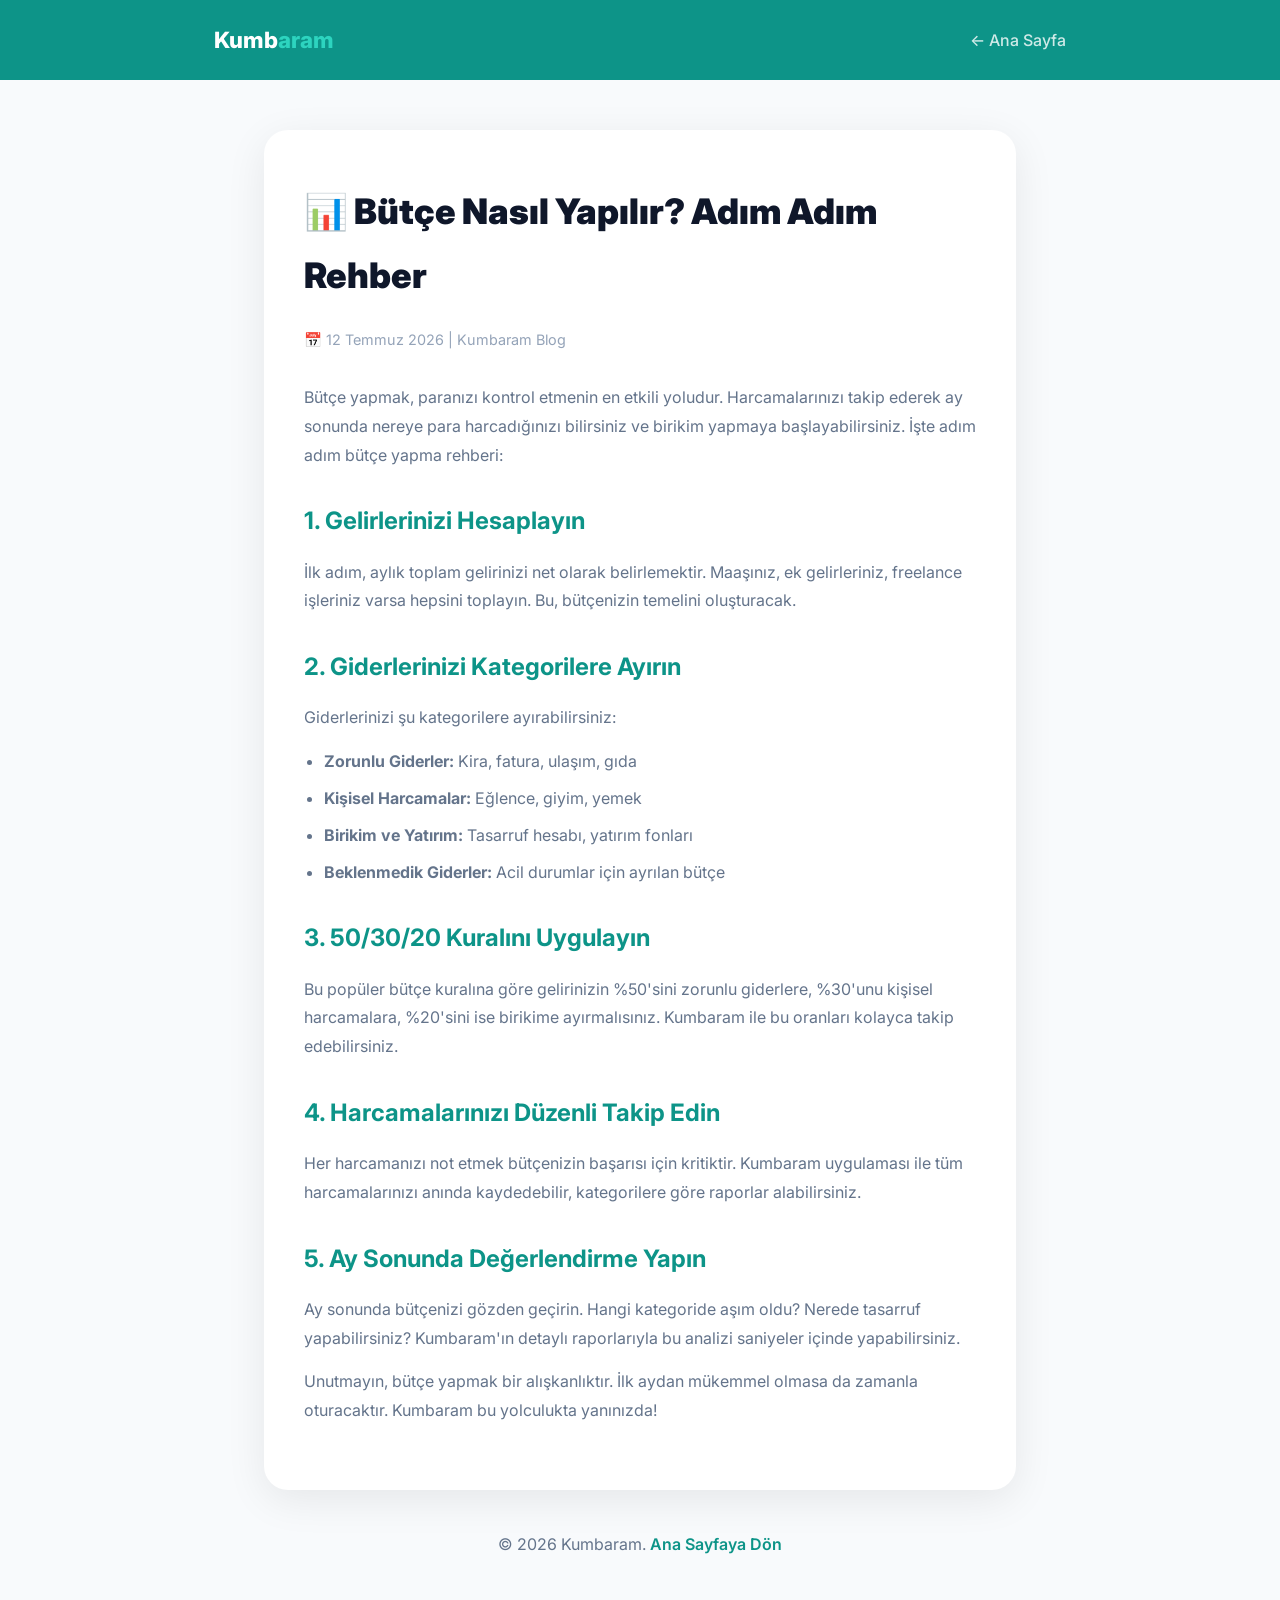
<file: blog-butce-nasil-yapilir.htmlblog-butce-nasil-yapilir.html>
<!DOCTYPE html>
<html lang="tr">
<head>
    <meta charset="UTF-8">
    <meta name="viewport" content="width=device-width, initial-scale=1.0">
    <title>Bütçe Nasıl Yapılır? - Kumbaram Blog</title>
    <link rel="preconnect" href="https://fonts.googleapis.com">
    <link rel="preconnect" href="https://fonts.gstatic.com" crossorigin>
    <link href="https://fonts.googleapis.com/css2?family=Inter:wght@400;500;600;700;800;900&display=swap" rel="stylesheet">
    <link rel="stylesheet" href="https://cdnjs.cloudflare.com/ajax/libs/font-awesome/6.7.2/css/all.min.css">
    <style>
        :root { --primary: #0D9488; --dark: #0F172A; --gray: #64748B; --white: #FFFFFF; --font: "Inter", sans-serif; }
        * { margin: 0; padding: 0; box-sizing: border-box; }
        body { font-family: var(--font); background: #F8FAFC; color: var(--dark); line-height: 1.8; }
        .header { background: var(--primary); padding: 20px 0; }
        .header .container { max-width: 900px; margin: 0 auto; padding: 0 24px; display: flex; align-items: center; justify-content: space-between; }
        .logo { font-size: 1.4rem; font-weight: 800; color: white; text-decoration: none; }
        .logo span { color: #2DD4BF; }
        .back-link { color: rgba(255,255,255,0.8); text-decoration: none; font-weight: 500; }
        .container { max-width: 800px; margin: 0 auto; padding: 50px 24px; }
        .article { background: white; border-radius: 24px; padding: 50px 40px; box-shadow: 0 10px 40px rgba(0,0,0,0.08); }
        h1 { font-size: 2.2rem; font-weight: 900; margin-bottom: 20px; color: var(--dark); }
        h2 { font-size: 1.5rem; font-weight: 700; margin: 30px 0 15px; color: var(--primary); }
        p { color: var(--gray); font-size: 1rem; margin-bottom: 15px; }
        ul { color: var(--gray); padding-left: 20px; margin-bottom: 20px; }
        ul li { margin-bottom: 8px; }
        .date { color: #94A3B8; font-size: 0.9rem; margin-bottom: 30px; }
        .footer-note { text-align: center; color: var(--gray); font-size: 0.85rem; margin-top: 40px; }
        .footer-note a { color: var(--primary); text-decoration: none; font-weight: 600; }
        @media (max-width: 600px) { .article { padding: 30px 20px; } h1 { font-size: 1.6rem; } }
    </style>
</head>
<body>
    <header class="header">
        <div class="container">
            <a href="index.html" class="logo">Kumb<span>aram</span></a>
            <a href="index.html" class="back-link">← Ana Sayfa</a>
        </div>
    </header>
    <div class="container">
        <div class="article">
            <h1>📊 Bütçe Nasıl Yapılır? Adım Adım Rehber</h1>
            <p class="date">📅 12 Temmuz 2026 | Kumbaram Blog</p>
            
            <p>Bütçe yapmak, paranızı kontrol etmenin en etkili yoludur. Harcamalarınızı takip ederek ay sonunda nereye para harcadığınızı bilirsiniz ve birikim yapmaya başlayabilirsiniz. İşte adım adım bütçe yapma rehberi:</p>
            
            <h2>1. Gelirlerinizi Hesaplayın</h2>
            <p>İlk adım, aylık toplam gelirinizi net olarak belirlemektir. Maaşınız, ek gelirleriniz, freelance işleriniz varsa hepsini toplayın. Bu, bütçenizin temelini oluşturacak.</p>
            
            <h2>2. Giderlerinizi Kategorilere Ayırın</h2>
            <p>Giderlerinizi şu kategorilere ayırabilirsiniz:</p>
            <ul>
                <li><strong>Zorunlu Giderler:</strong> Kira, fatura, ulaşım, gıda</li>
                <li><strong>Kişisel Harcamalar:</strong> Eğlence, giyim, yemek</li>
                <li><strong>Birikim ve Yatırım:</strong> Tasarruf hesabı, yatırım fonları</li>
                <li><strong>Beklenmedik Giderler:</strong> Acil durumlar için ayrılan bütçe</li>
            </ul>
            
            <h2>3. 50/30/20 Kuralını Uygulayın</h2>
            <p>Bu popüler bütçe kuralına göre gelirinizin %50'sini zorunlu giderlere, %30'unu kişisel harcamalara, %20'sini ise birikime ayırmalısınız. Kumbaram ile bu oranları kolayca takip edebilirsiniz.</p>
            
            <h2>4. Harcamalarınızı Düzenli Takip Edin</h2>
            <p>Her harcamanızı not etmek bütçenizin başarısı için kritiktir. Kumbaram uygulaması ile tüm harcamalarınızı anında kaydedebilir, kategorilere göre raporlar alabilirsiniz.</p>
            
            <h2>5. Ay Sonunda Değerlendirme Yapın</h2>
            <p>Ay sonunda bütçenizi gözden geçirin. Hangi kategoride aşım oldu? Nerede tasarruf yapabilirsiniz? Kumbaram'ın detaylı raporlarıyla bu analizi saniyeler içinde yapabilirsiniz.</p>
            
            <p>Unutmayın, bütçe yapmak bir alışkanlıktır. İlk aydan mükemmel olmasa da zamanla oturacaktır. Kumbaram bu yolculukta yanınızda!</p>
        </div>
        <div class="footer-note"><p>© 2026 Kumbaram. <a href="index.html">Ana Sayfaya Dön</a></p></div>
    </div>
</body>
</html>
</file>
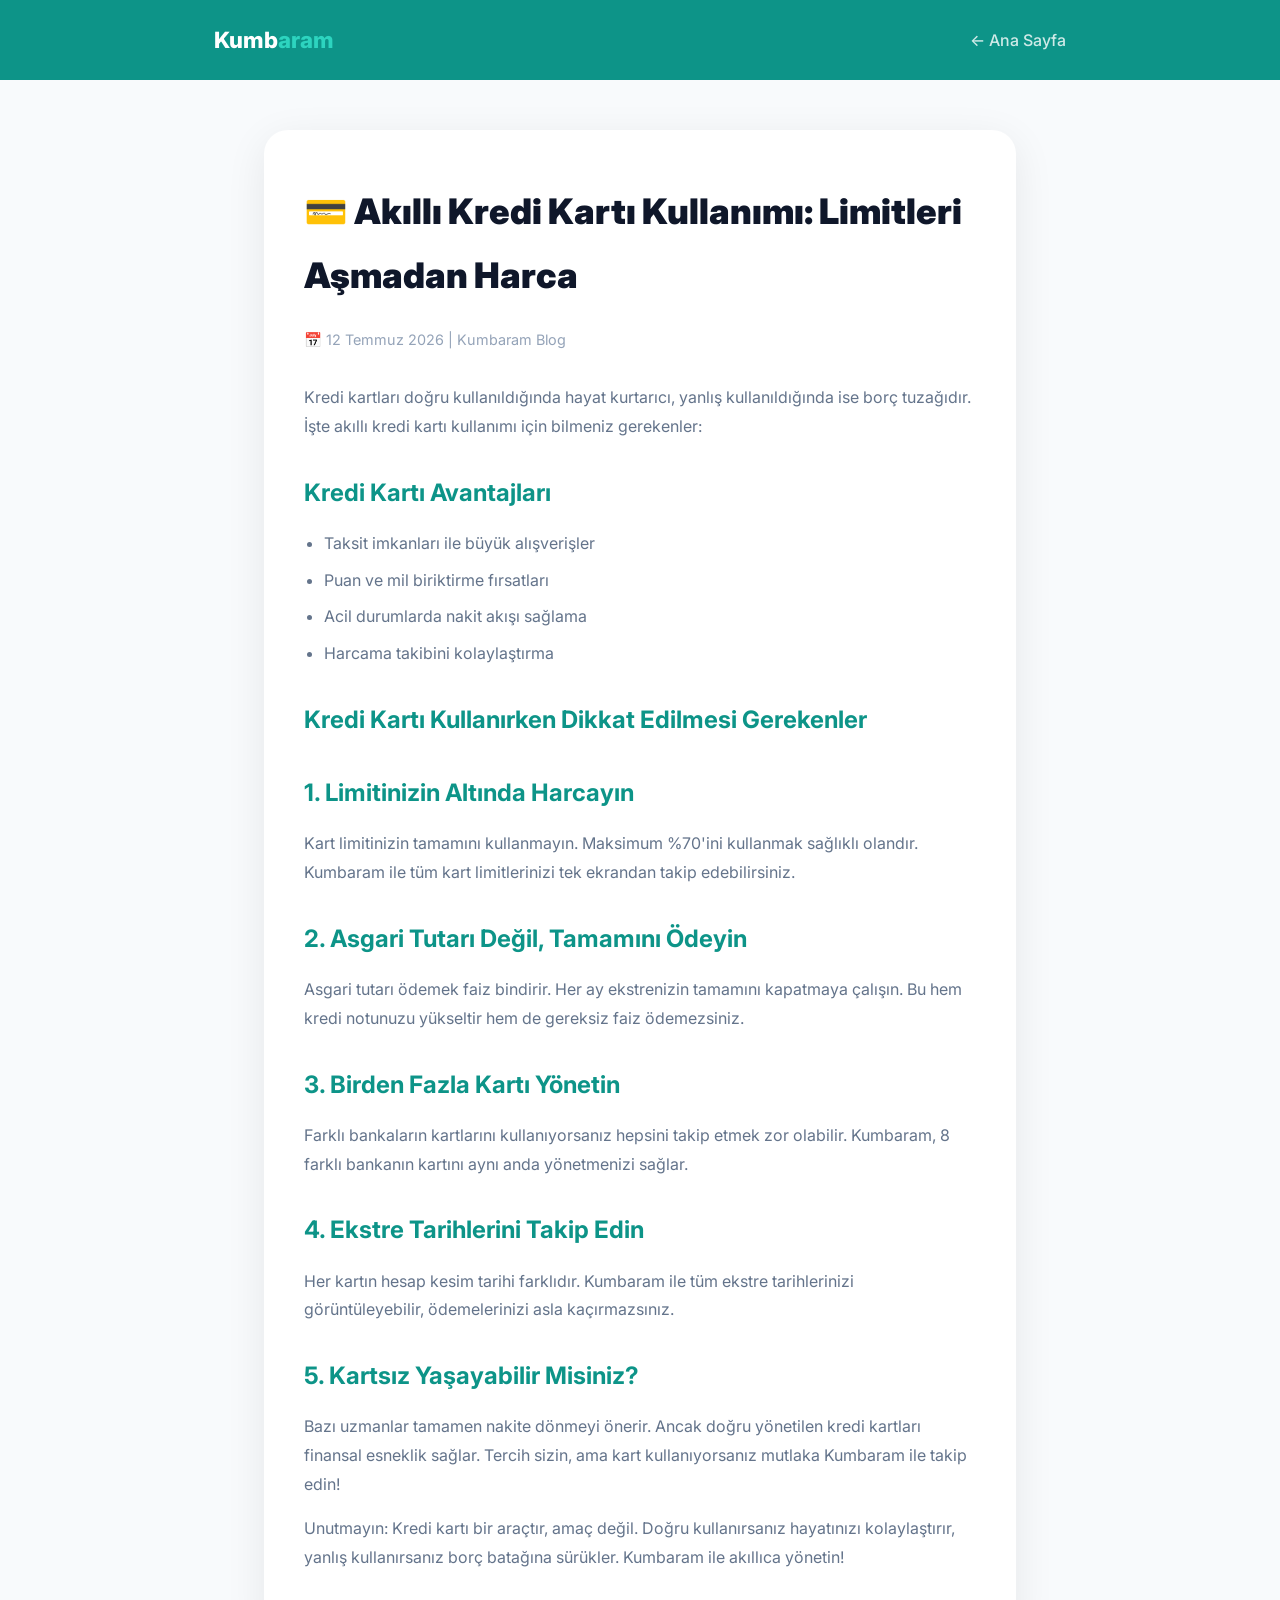
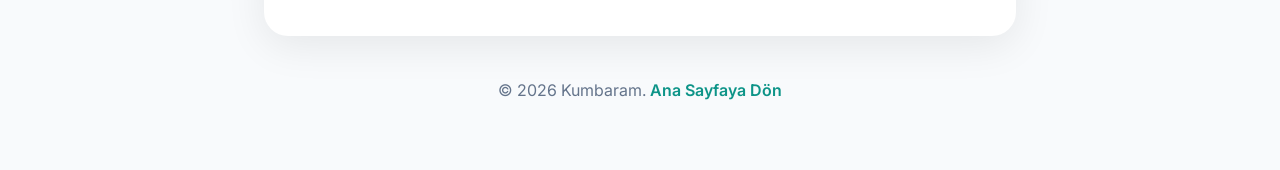
<file: blog-kredi-karti-kullanimi.html>
<!DOCTYPE html>
<html lang="tr">
<head>
    <meta charset="UTF-8">
    <meta name="viewport" content="width=device-width, initial-scale=1.0">
    <title>Akıllı Kredi Kartı Kullanımı - Kumbaram Blog</title>
    <link rel="preconnect" href="https://fonts.googleapis.com">
    <link rel="preconnect" href="https://fonts.gstatic.com" crossorigin>
    <link href="https://fonts.googleapis.com/css2?family=Inter:wght@400;500;600;700;800;900&display=swap" rel="stylesheet">
    <link rel="stylesheet" href="https://cdnjs.cloudflare.com/ajax/libs/font-awesome/6.7.2/css/all.min.css">
    <style>
        :root { --primary: #0D9488; --dark: #0F172A; --gray: #64748B; --white: #FFFFFF; --font: "Inter", sans-serif; }
        * { margin: 0; padding: 0; box-sizing: border-box; }
        body { font-family: var(--font); background: #F8FAFC; color: var(--dark); line-height: 1.8; }
        .header { background: var(--primary); padding: 20px 0; }
        .header .container { max-width: 900px; margin: 0 auto; padding: 0 24px; display: flex; align-items: center; justify-content: space-between; }
        .logo { font-size: 1.4rem; font-weight: 800; color: white; text-decoration: none; }
        .logo span { color: #2DD4BF; }
        .back-link { color: rgba(255,255,255,0.8); text-decoration: none; font-weight: 500; }
        .container { max-width: 800px; margin: 0 auto; padding: 50px 24px; }
        .article { background: white; border-radius: 24px; padding: 50px 40px; box-shadow: 0 10px 40px rgba(0,0,0,0.08); }
        h1 { font-size: 2.2rem; font-weight: 900; margin-bottom: 20px; color: var(--dark); }
        h2 { font-size: 1.5rem; font-weight: 700; margin: 30px 0 15px; color: var(--primary); }
        p { color: var(--gray); font-size: 1rem; margin-bottom: 15px; }
        ul { color: var(--gray); padding-left: 20px; margin-bottom: 20px; }
        ul li { margin-bottom: 8px; }
        .date { color: #94A3B8; font-size: 0.9rem; margin-bottom: 30px; }
        .footer-note { text-align: center; color: var(--gray); font-size: 0.85rem; margin-top: 40px; }
        .footer-note a { color: var(--primary); text-decoration: none; font-weight: 600; }
        @media (max-width: 600px) { .article { padding: 30px 20px; } h1 { font-size: 1.6rem; } }
    </style>
</head>
<body>
    <header class="header">
        <div class="container">
            <a href="index.html" class="logo">Kumb<span>aram</span></a>
            <a href="index.html" class="back-link">← Ana Sayfa</a>
        </div>
    </header>
    <div class="container">
        <div class="article">
            <h1>💳 Akıllı Kredi Kartı Kullanımı: Limitleri Aşmadan Harca</h1>
            <p class="date">📅 12 Temmuz 2026 | Kumbaram Blog</p>
            
            <p>Kredi kartları doğru kullanıldığında hayat kurtarıcı, yanlış kullanıldığında ise borç tuzağıdır. İşte akıllı kredi kartı kullanımı için bilmeniz gerekenler:</p>
            
            <h2>Kredi Kartı Avantajları</h2>
            <ul>
                <li>Taksit imkanları ile büyük alışverişler</li>
                <li>Puan ve mil biriktirme fırsatları</li>
                <li>Acil durumlarda nakit akışı sağlama</li>
                <li>Harcama takibini kolaylaştırma</li>
            </ul>
            
            <h2>Kredi Kartı Kullanırken Dikkat Edilmesi Gerekenler</h2>
            
            <h2>1. Limitinizin Altında Harcayın</h2>
            <p>Kart limitinizin tamamını kullanmayın. Maksimum %70'ini kullanmak sağlıklı olandır. Kumbaram ile tüm kart limitlerinizi tek ekrandan takip edebilirsiniz.</p>
            
            <h2>2. Asgari Tutarı Değil, Tamamını Ödeyin</h2>
            <p>Asgari tutarı ödemek faiz bindirir. Her ay ekstrenizin tamamını kapatmaya çalışın. Bu hem kredi notunuzu yükseltir hem de gereksiz faiz ödemezsiniz.</p>
            
            <h2>3. Birden Fazla Kartı Yönetin</h2>
            <p>Farklı bankaların kartlarını kullanıyorsanız hepsini takip etmek zor olabilir. Kumbaram, 8 farklı bankanın kartını aynı anda yönetmenizi sağlar.</p>
            
            <h2>4. Ekstre Tarihlerini Takip Edin</h2>
            <p>Her kartın hesap kesim tarihi farklıdır. Kumbaram ile tüm ekstre tarihlerinizi görüntüleyebilir, ödemelerinizi asla kaçırmazsınız.</p>
            
            <h2>5. Kartsız Yaşayabilir Misiniz?</h2>
            <p>Bazı uzmanlar tamamen nakite dönmeyi önerir. Ancak doğru yönetilen kredi kartları finansal esneklik sağlar. Tercih sizin, ama kart kullanıyorsanız mutlaka Kumbaram ile takip edin!</p>
            
            <p>Unutmayın: Kredi kartı bir araçtır, amaç değil. Doğru kullanırsanız hayatınızı kolaylaştırır, yanlış kullanırsanız borç batağına sürükler. Kumbaram ile akıllıca yönetin!</p>
        </div>
        <div class="footer-note"><p>© 2026 Kumbaram. <a href="index.html">Ana Sayfaya Dön</a></p></div>
    </div>
</body>
</html>
</file>
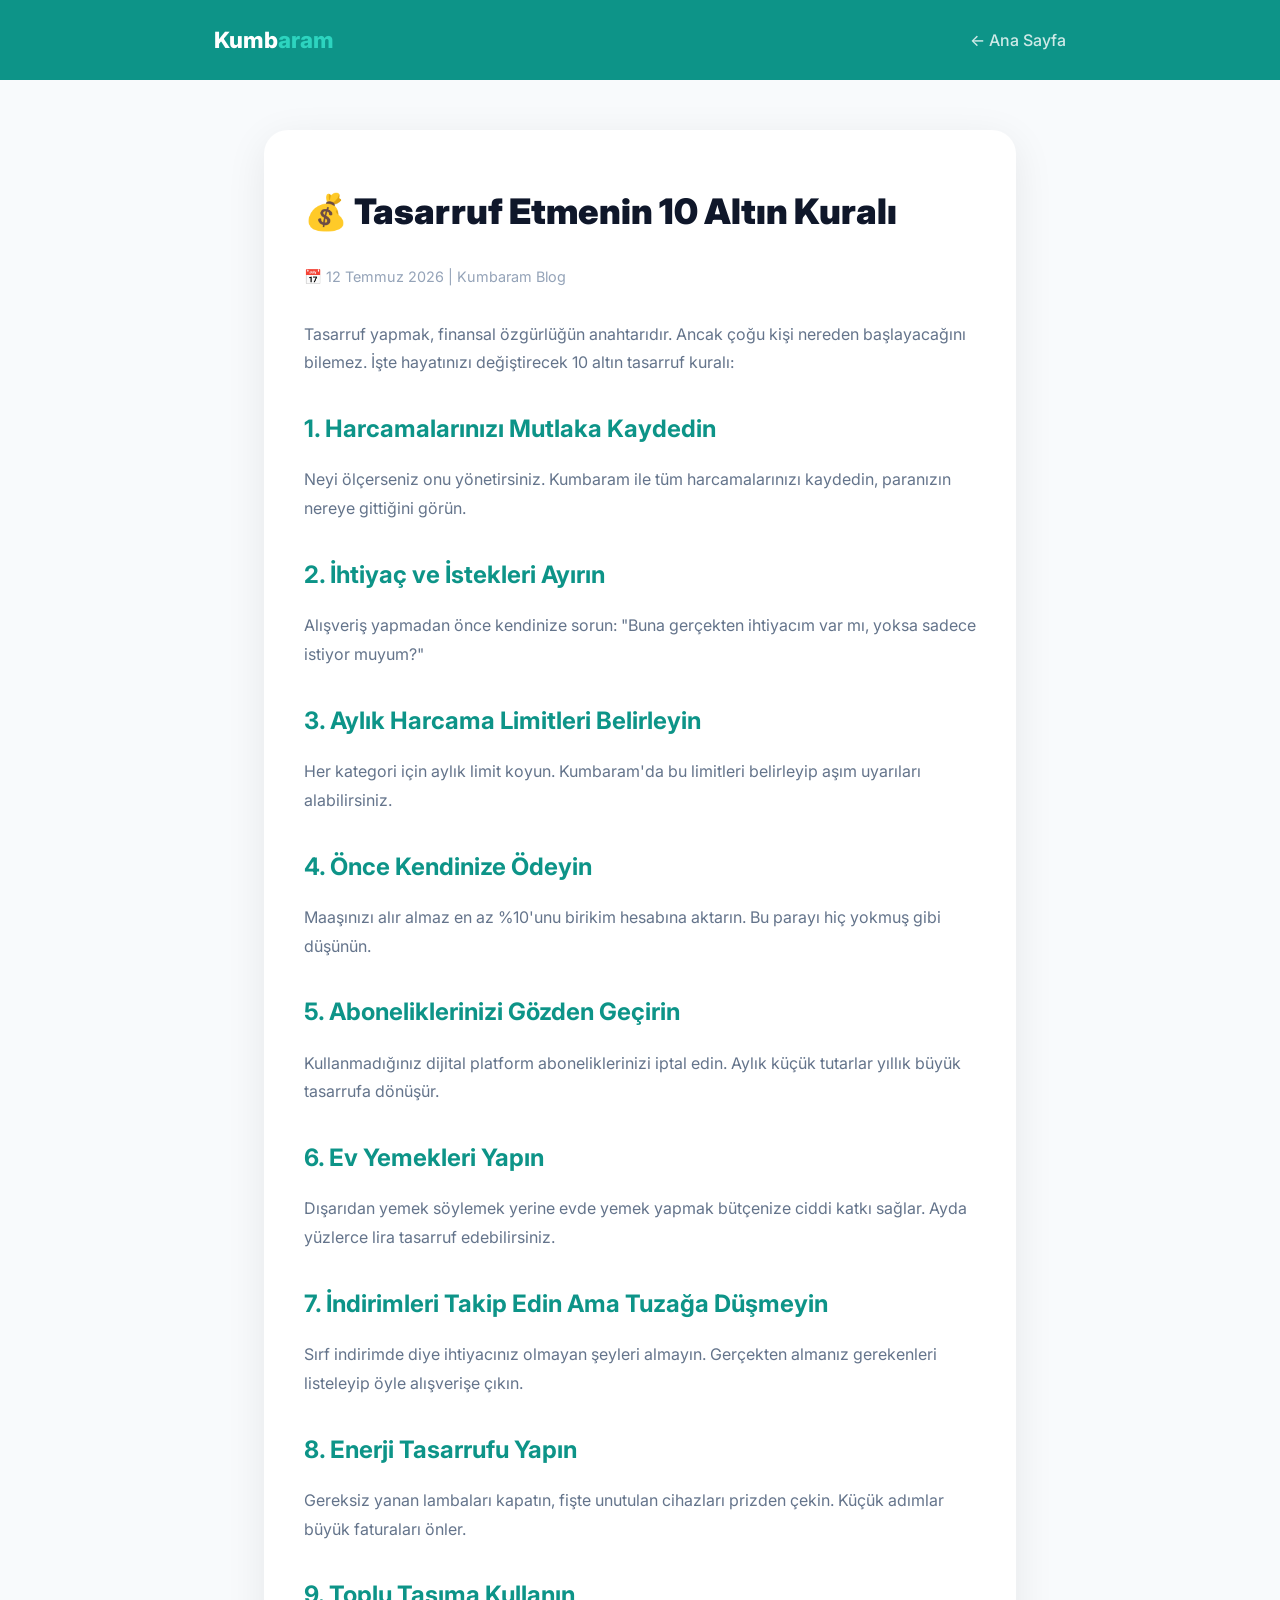
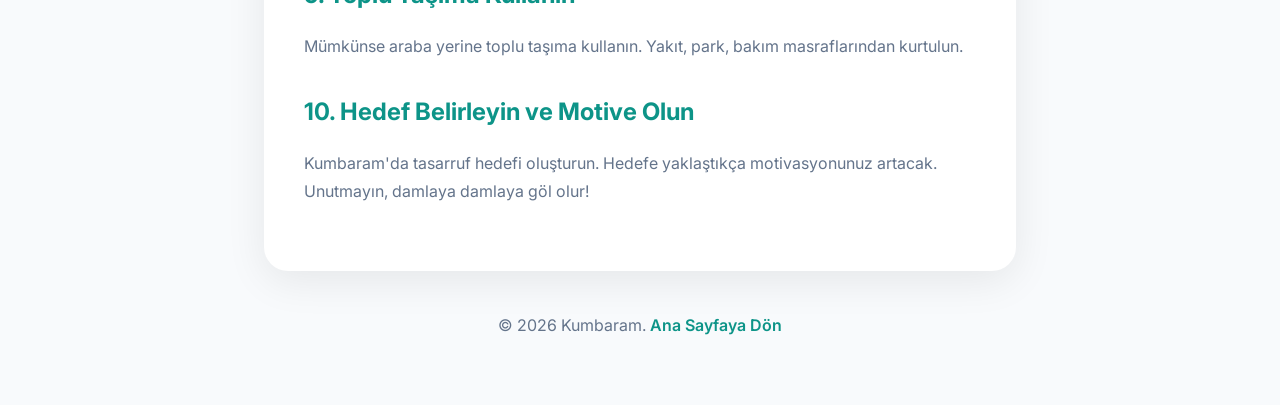
<file: blog-tasarruf-ipuclari.html>
<!DOCTYPE html>
<html lang="tr">
<head>
    <meta charset="UTF-8">
    <meta name="viewport" content="width=device-width, initial-scale=1.0">
    <title>Tasarruf Etmenin 10 Altın Kuralı - Kumbaram Blog</title>
    <link rel="preconnect" href="https://fonts.googleapis.com">
    <link rel="preconnect" href="https://fonts.gstatic.com" crossorigin>
    <link href="https://fonts.googleapis.com/css2?family=Inter:wght@400;500;600;700;800;900&display=swap" rel="stylesheet">
    <link rel="stylesheet" href="https://cdnjs.cloudflare.com/ajax/libs/font-awesome/6.7.2/css/all.min.css">
    <style>
        :root { --primary: #0D9488; --dark: #0F172A; --gray: #64748B; --white: #FFFFFF; --font: "Inter", sans-serif; }
        * { margin: 0; padding: 0; box-sizing: border-box; }
        body { font-family: var(--font); background: #F8FAFC; color: var(--dark); line-height: 1.8; }
        .header { background: var(--primary); padding: 20px 0; }
        .header .container { max-width: 900px; margin: 0 auto; padding: 0 24px; display: flex; align-items: center; justify-content: space-between; }
        .logo { font-size: 1.4rem; font-weight: 800; color: white; text-decoration: none; }
        .logo span { color: #2DD4BF; }
        .back-link { color: rgba(255,255,255,0.8); text-decoration: none; font-weight: 500; }
        .container { max-width: 800px; margin: 0 auto; padding: 50px 24px; }
        .article { background: white; border-radius: 24px; padding: 50px 40px; box-shadow: 0 10px 40px rgba(0,0,0,0.08); }
        h1 { font-size: 2.2rem; font-weight: 900; margin-bottom: 20px; color: var(--dark); }
        h2 { font-size: 1.5rem; font-weight: 700; margin: 30px 0 15px; color: var(--primary); }
        p { color: var(--gray); font-size: 1rem; margin-bottom: 15px; }
        ul { color: var(--gray); padding-left: 20px; margin-bottom: 20px; }
        ul li { margin-bottom: 8px; }
        .date { color: #94A3B8; font-size: 0.9rem; margin-bottom: 30px; }
        .footer-note { text-align: center; color: var(--gray); font-size: 0.85rem; margin-top: 40px; }
        .footer-note a { color: var(--primary); text-decoration: none; font-weight: 600; }
        @media (max-width: 600px) { .article { padding: 30px 20px; } h1 { font-size: 1.6rem; } }
    </style>
</head>
<body>
    <header class="header">
        <div class="container">
            <a href="index.html" class="logo">Kumb<span>aram</span></a>
            <a href="index.html" class="back-link">← Ana Sayfa</a>
        </div>
    </header>
    <div class="container">
        <div class="article">
            <h1>💰 Tasarruf Etmenin 10 Altın Kuralı</h1>
            <p class="date">📅 12 Temmuz 2026 | Kumbaram Blog</p>
            
            <p>Tasarruf yapmak, finansal özgürlüğün anahtarıdır. Ancak çoğu kişi nereden başlayacağını bilemez. İşte hayatınızı değiştirecek 10 altın tasarruf kuralı:</p>
            
            <h2>1. Harcamalarınızı Mutlaka Kaydedin</h2>
            <p>Neyi ölçerseniz onu yönetirsiniz. Kumbaram ile tüm harcamalarınızı kaydedin, paranızın nereye gittiğini görün.</p>
            
            <h2>2. İhtiyaç ve İstekleri Ayırın</h2>
            <p>Alışveriş yapmadan önce kendinize sorun: "Buna gerçekten ihtiyacım var mı, yoksa sadece istiyor muyum?"</p>
            
            <h2>3. Aylık Harcama Limitleri Belirleyin</h2>
            <p>Her kategori için aylık limit koyun. Kumbaram'da bu limitleri belirleyip aşım uyarıları alabilirsiniz.</p>
            
            <h2>4. Önce Kendinize Ödeyin</h2>
            <p>Maaşınızı alır almaz en az %10'unu birikim hesabına aktarın. Bu parayı hiç yokmuş gibi düşünün.</p>
            
            <h2>5. Aboneliklerinizi Gözden Geçirin</h2>
            <p>Kullanmadığınız dijital platform aboneliklerinizi iptal edin. Aylık küçük tutarlar yıllık büyük tasarrufa dönüşür.</p>
            
            <h2>6. Ev Yemekleri Yapın</h2>
            <p>Dışarıdan yemek söylemek yerine evde yemek yapmak bütçenize ciddi katkı sağlar. Ayda yüzlerce lira tasarruf edebilirsiniz.</p>
            
            <h2>7. İndirimleri Takip Edin Ama Tuzağa Düşmeyin</h2>
            <p>Sırf indirimde diye ihtiyacınız olmayan şeyleri almayın. Gerçekten almanız gerekenleri listeleyip öyle alışverişe çıkın.</p>
            
            <h2>8. Enerji Tasarrufu Yapın</h2>
            <p>Gereksiz yanan lambaları kapatın, fişte unutulan cihazları prizden çekin. Küçük adımlar büyük faturaları önler.</p>
            
            <h2>9. Toplu Taşıma Kullanın</h2>
            <p>Mümkünse araba yerine toplu taşıma kullanın. Yakıt, park, bakım masraflarından kurtulun.</p>
            
            <h2>10. Hedef Belirleyin ve Motive Olun</h2>
            <p>Kumbaram'da tasarruf hedefi oluşturun. Hedefe yaklaştıkça motivasyonunuz artacak. Unutmayın, damlaya damlaya göl olur!</p>
        </div>
        <div class="footer-note"><p>© 2026 Kumbaram. <a href="index.html">Ana Sayfaya Dön</a></p></div>
    </div>
</body>
</html>
</file>
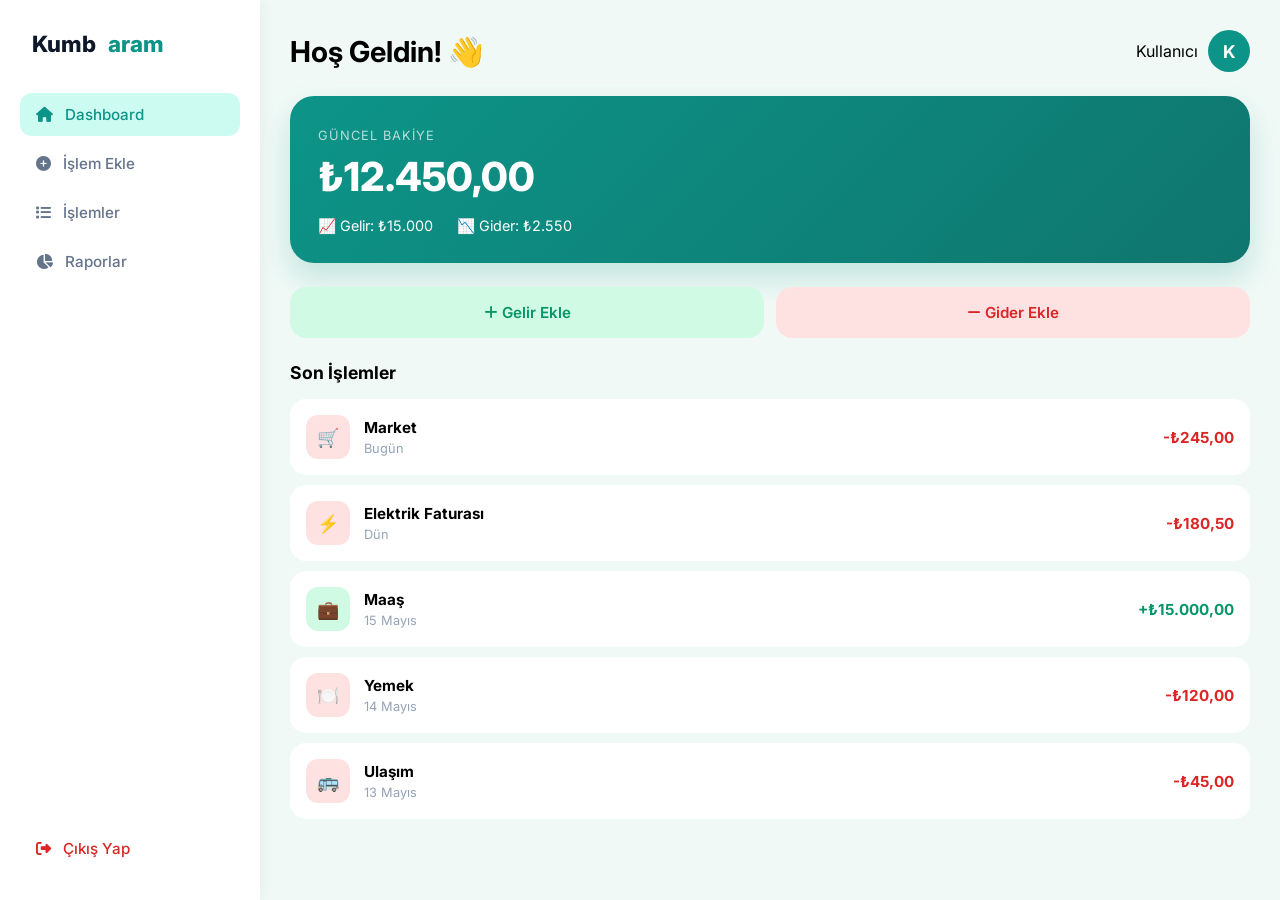
<file: dashboard.html>
<!DOCTYPE html>
<html lang="tr">
<head>
    <meta charset="UTF-8">
    <meta name="viewport" content="width=device-width, initial-scale=1.0">
    <title>Dashboard - Kumbaram</title>
    <link rel="preconnect" href="https://fonts.googleapis.com">
    <link rel="preconnect" href="https://fonts.gstatic.com" crossorigin>
    <link href="https://fonts.googleapis.com/css2?family=Inter:wght@400;500;600;700;800;900&display=swap" rel="stylesheet">
    <link rel="stylesheet" href="https://cdnjs.cloudflare.com/ajax/libs/font-awesome/6.7.2/css/all.min.css">
    <style>
        :root { --primary: #0D9488; --primary-dark: #0F766E; --primary-light: #CCFBF1; --dark: #0F172A; --gray: #64748B; --light: #F8FAFC; --white: #FFFFFF; --font: "Inter", sans-serif; }
        * { margin: 0; padding: 0; box-sizing: border-box; }
        body { font-family: var(--font); background: #F0F9F6; display: flex; min-height: 100vh; }
        .sidebar { width: 260px; background: white; padding: 30px 20px; display: flex; flex-direction: column; gap: 6px; box-shadow: 2px 0 15px rgba(0,0,0,0.05); position: fixed; top: 0; left: 0; bottom: 0; z-index: 100; }
        .sidebar .logo { font-size: 1.4rem; font-weight: 800; color: var(--dark); text-decoration: none; margin-bottom: 30px; padding: 0 12px; }
        .sidebar .logo span { color: var(--primary); }
        .sidebar a { text-decoration: none; color: var(--gray); padding: 12px 16px; border-radius: 12px; font-weight: 500; display: flex; align-items: center; gap: 12px; transition: all 0.2s; font-size: 0.95rem; }
        .sidebar a:hover, .sidebar a.active { background: var(--primary-light); color: var(--primary); }
        .sidebar .logout { margin-top: auto; color: #DC2626; }
        .sidebar .logout:hover { background: #FEE2E2; color: #DC2626; }
        .main { flex: 1; padding: 30px; margin-left: 260px; overflow-y: auto; }
        .topbar { display: flex; justify-content: space-between; align-items: center; margin-bottom: 24px; }
        .topbar h1 { font-size: 1.8rem; font-weight: 700; }
        .user-info { display: flex; align-items: center; gap: 10px; }
        .user-avatar { width: 42px; height: 42px; background: var(--primary); color: white; border-radius: 50%; display: flex; align-items: center; justify-content: center; font-weight: 700; font-size: 1.1rem; }
        .balance-card { background: linear-gradient(135deg, var(--primary), var(--primary-dark)); color: white; padding: 28px; border-radius: 24px; margin-bottom: 24px; box-shadow: 0 15px 30px rgba(13,148,136,0.2); }
        .balance-card small { opacity: 0.7; font-size: 0.8rem; letter-spacing: 1px; }
        .balance-card .amount { font-size: 2.5rem; font-weight: 800; margin: 8px 0 16px; }
        .balance-card .row { display: flex; gap: 24px; font-size: 0.9rem; }
        .quick-actions { display: flex; gap: 12px; margin-bottom: 24px; }
        .quick-actions a { flex: 1; padding: 16px; border-radius: 16px; font-weight: 600; font-family: var(--font); cursor: pointer; font-size: 0.95rem; transition: all 0.2s; text-align: center; text-decoration: none; display: block; }
        .btn-income { background: #D1FAE5; color: #059669; }
        .btn-income:hover { background: #A7F3D0; transform: translateY(-2px); }
        .btn-expense { background: #FEE2E2; color: #DC2626; }
        .btn-expense:hover { background: #FECACA; transform: translateY(-2px); }
        .section-title { font-weight: 700; font-size: 1.1rem; margin-bottom: 16px; }
        .transaction { background: white; padding: 16px; border-radius: 16px; display: flex; align-items: center; gap: 14px; margin-bottom: 10px; transition: all 0.2s; }
        .transaction:hover { box-shadow: 0 4px 15px rgba(0,0,0,0.05); }
        .tx-icon { width: 44px; height: 44px; border-radius: 12px; display: flex; align-items: center; justify-content: center; font-size: 18px; }
        .tx-icon.red { background: #FEE2E2; color: #DC2626; }
        .tx-icon.green { background: #D1FAE5; color: #059669; }
        .tx-info { flex: 1; }
        .tx-info strong { display: block; font-size: 0.95rem; }
        .tx-info span { font-size: 0.8rem; color: #94A3B8; }
        .tx-amount { font-weight: 700; font-size: 0.95rem; }
        .tx-amount.red { color: #DC2626; }
        .tx-amount.green { color: #059669; }
        @media (max-width: 768px) { .sidebar { display: none; } .main { margin-left: 0; padding: 20px; } }
    </style>
</head>
<body>
    <div class="sidebar">
        <a href="index.html" class="logo">Kumb<span>aram</span></a>
        <a href="#" class="active"><i class="fas fa-home"></i> Dashboard</a>
        <a href="islem-ekle.html"><i class="fas fa-plus-circle"></i> İşlem Ekle</a>
        <a href="islemler.html"><i class="fas fa-list"></i> İşlemler</a>
        <a href="raporlar.html"><i class="fas fa-chart-pie"></i> Raporlar</a>
        <a href="index.html" class="logout"><i class="fas fa-sign-out-alt"></i> Çıkış Yap</a>
    </div>
    <div class="main">
        <div class="topbar"><h1>Hoş Geldin! 👋</h1><div class="user-info"><span>Kullanıcı</span><div class="user-avatar">K</div></div></div>
        <div class="balance-card"><small>GÜNCEL BAKİYE</small><div class="amount">₺12.450,00</div><div class="row"><span>📈 Gelir: ₺15.000</span><span>📉 Gider: ₺2.550</span></div></div>
        <div class="quick-actions">
            <a href="islem-ekle.html" class="btn-income"><i class="fas fa-plus"></i> Gelir Ekle</a>
            <a href="islem-ekle.html" class="btn-expense"><i class="fas fa-minus"></i> Gider Ekle</a>
        </div>
        <div class="section-title">Son İşlemler</div>
        <div class="transaction"><div class="tx-icon red">🛒</div><div class="tx-info"><strong>Market</strong><span>Bugün</span></div><div class="tx-amount red">-₺245,00</div></div>
        <div class="transaction"><div class="tx-icon red">⚡</div><div class="tx-info"><strong>Elektrik Faturası</strong><span>Dün</span></div><div class="tx-amount red">-₺180,50</div></div>
        <div class="transaction"><div class="tx-icon green">💼</div><div class="tx-info"><strong>Maaş</strong><span>15 Mayıs</span></div><div class="tx-amount green">+₺15.000,00</div></div>
        <div class="transaction"><div class="tx-icon red">🍽️</div><div class="tx-info"><strong>Yemek</strong><span>14 Mayıs</span></div><div class="tx-amount red">-₺120,00</div></div>
        <div class="transaction"><div class="tx-icon red">🚌</div><div class="tx-info"><strong>Ulaşım</strong><span>13 Mayıs</span></div><div class="tx-amount red">-₺45,00</div></div>
    </div>
</body>
</html>
</file>
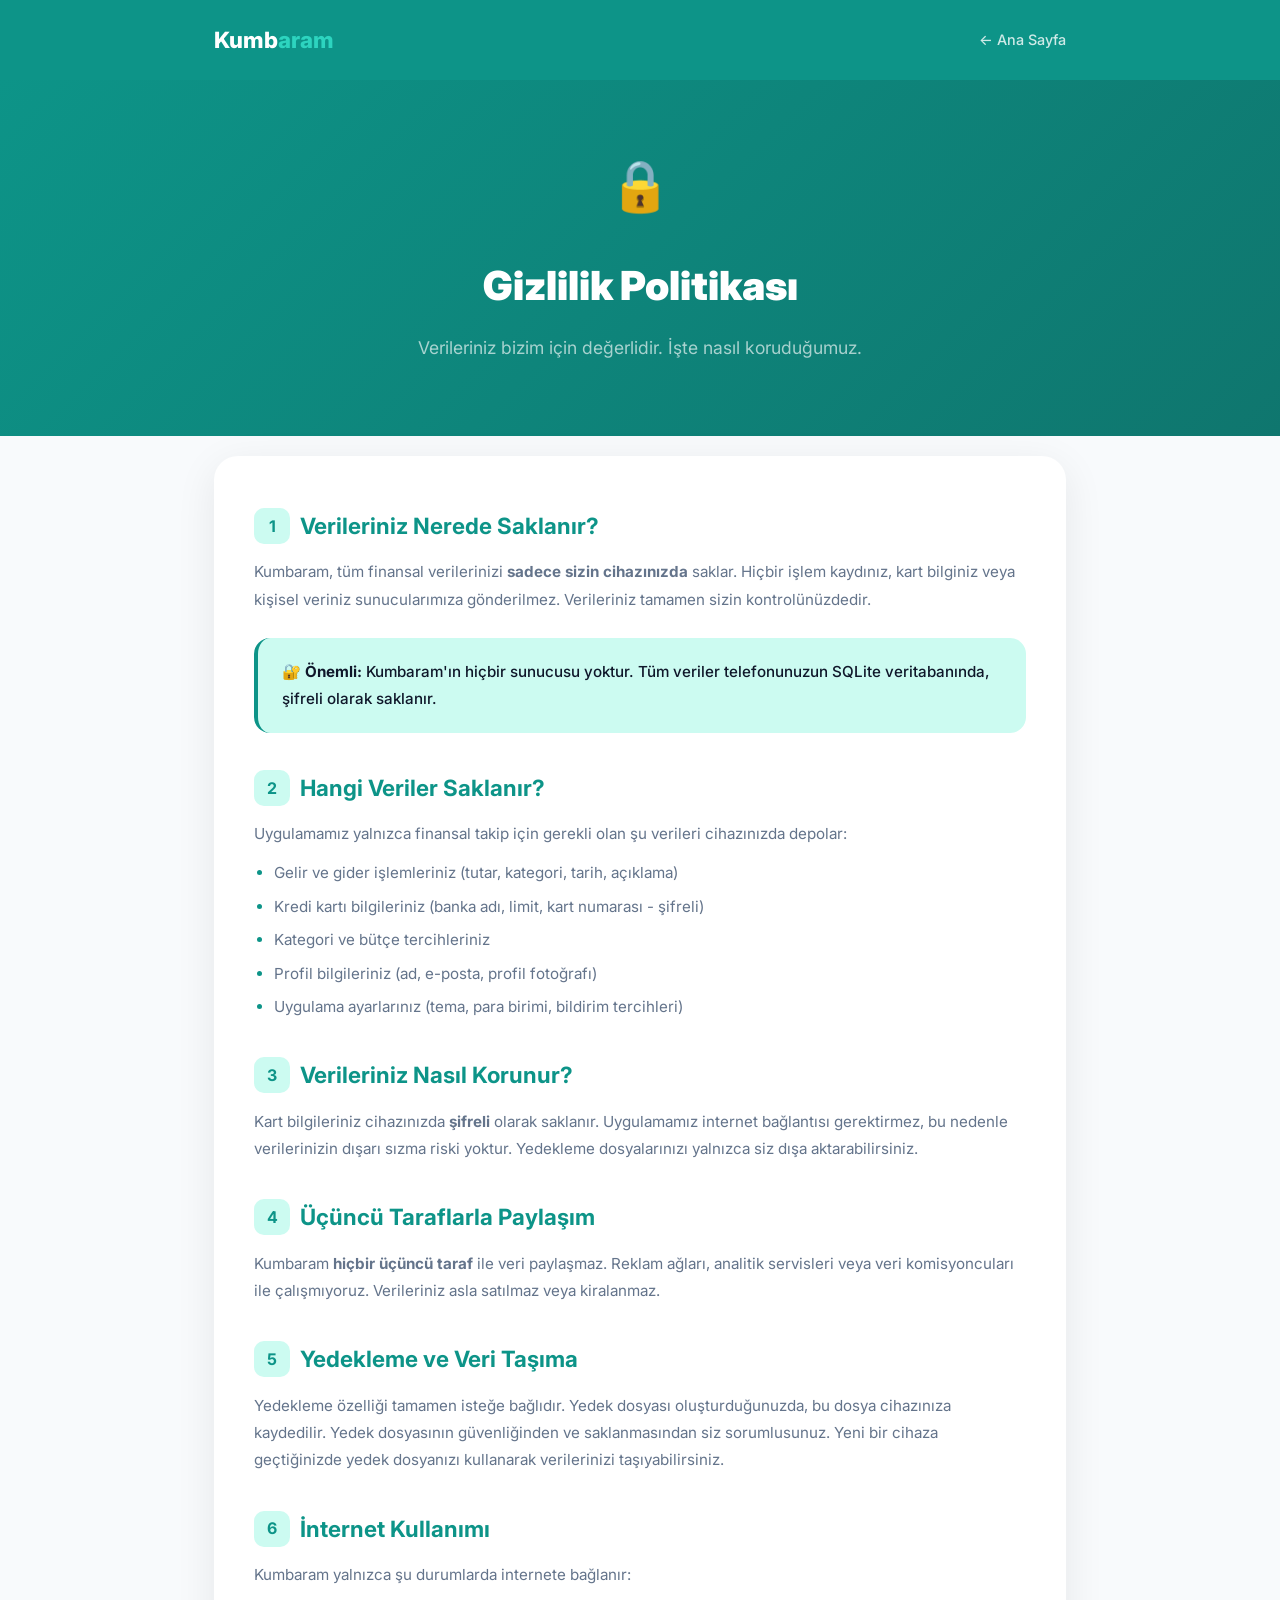
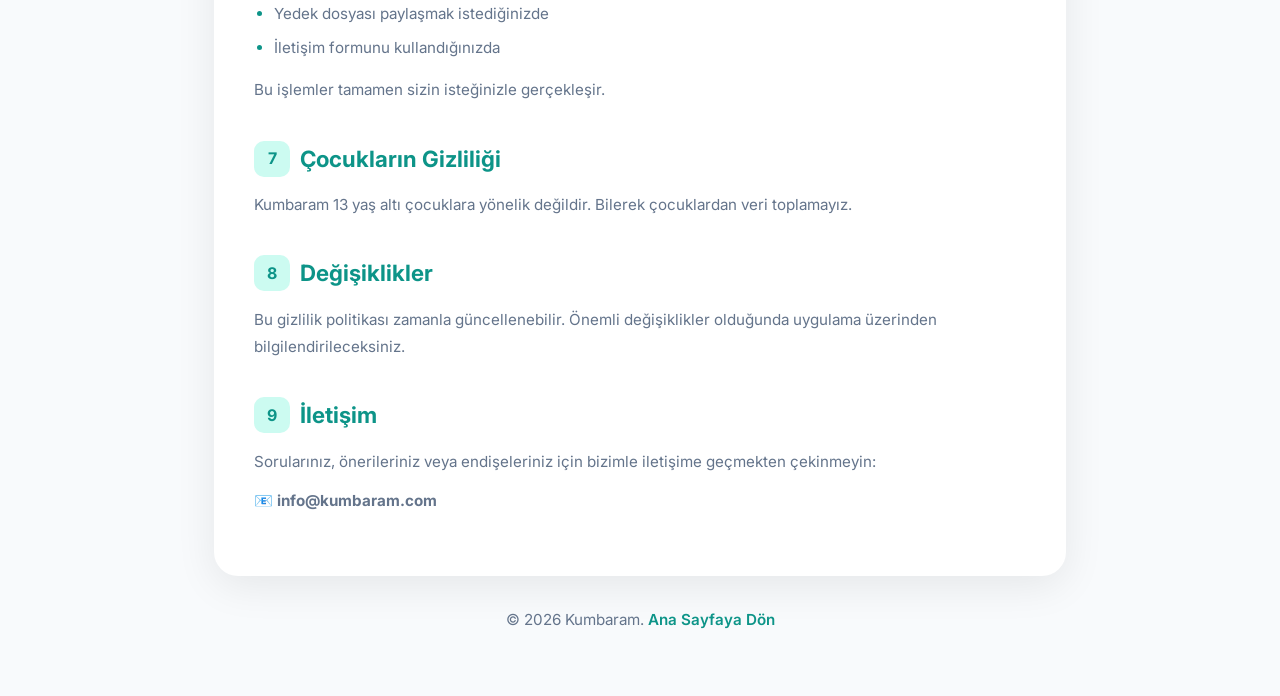
<file: gizlilik.html>
<!DOCTYPE html>
<html lang="tr">
<head>
    <meta charset="UTF-8">
    <meta name="viewport" content="width=device-width, initial-scale=1.0">
    <title>Gizlilik Politikası - Kumbaram</title>
    <link rel="preconnect" href="https://fonts.googleapis.com">
    <link rel="preconnect" href="https://fonts.gstatic.com" crossorigin>
    <link href="https://fonts.googleapis.com/css2?family=Inter:wght@400;500;600;700;800;900&display=swap" rel="stylesheet">

<link rel="icon" type="image/svg+xml" href="data:image/svg+xml,%3Csvg xmlns='http://www.w3.org/2000/svg' viewBox='0 0 100 100'%3E%3Crect width='100' height='100' rx='20' fill='%230D9488'/%3E%3Ctext y='.75em' x='50' text-anchor='middle' font-size='65'%3E💰%3C/text%3E%3C/svg%3E">
    <style>
        :root {
            --primary: #0D9488;
            --primary-light: #CCFBF1;
            --dark: #0F172A;
            --gray: #64748B;
            --white: #FFFFFF;
            --font: "Inter", sans-serif;
        }
        * { margin: 0; padding: 0; box-sizing: border-box; }
        body { font-family: var(--font); background: #F8FAFC; color: var(--dark); line-height: 1.8; }
        
        .header { background: var(--primary); padding: 20px 0; position: sticky; top: 0; z-index: 100; }
        .header .container { max-width: 900px; margin: 0 auto; padding: 0 24px; display: flex; align-items: center; justify-content: space-between; }
        .logo { font-size: 1.4rem; font-weight: 800; color: white; text-decoration: none; }
        .logo span { color: #2DD4BF; }
        .back-link { color: rgba(255,255,255,0.8); text-decoration: none; font-weight: 500; font-size: 0.9rem; }
        .back-link:hover { color: white; }

        .container { max-width: 900px; margin: 0 auto; padding: 50px 24px; }
        
        .hero { background: linear-gradient(135deg, var(--primary), #0F766E); color: white; padding: 60px 24px; text-align: center; }
        .hero h1 { font-size: 2.5rem; font-weight: 900; margin-bottom: 10px; }
        .hero p { opacity: 0.8; font-size: 1.1rem; }
        .hero .icon { font-size: 50px; margin-bottom: 20px; }

        .content { background: white; border-radius: 24px; padding: 50px 40px; margin-top: -30px; box-shadow: 0 10px 40px rgba(0,0,0,0.08); }
        
        h2 { font-size: 1.4rem; margin: 35px 0 12px; color: var(--primary); display: flex; align-items: center; gap: 10px; }
        h2:first-child { margin-top: 0; }
        h2 .num { background: var(--primary-light); color: var(--primary); width: 36px; height: 36px; border-radius: 10px; display: flex; align-items: center; justify-content: center; font-size: 1rem; font-weight: 700; flex-shrink: 0; }
        
        p { color: var(--gray); margin-bottom: 12px; font-size: 0.95rem; }
        ul { color: var(--gray); padding-left: 20px; margin-bottom: 15px; font-size: 0.95rem; }
        ul li { margin-bottom: 6px; }
        ul li::marker { color: var(--primary); }
        
        .highlight { background: var(--primary-light); padding: 20px 24px; border-radius: 16px; margin: 25px 0; border-left: 4px solid var(--primary); }
        .highlight p { color: var(--dark); font-weight: 500; margin: 0; }
        
        .footer-note { text-align: center; color: var(--gray); font-size: 0.85rem; margin-top: 30px; }
        .footer-note a { color: var(--primary); text-decoration: none; font-weight: 600; }

        @media (max-width: 600px) {
            .content { padding: 30px 20px; }
            .hero h1 { font-size: 1.8rem; }
        }
    </style>
</head>
<body>
    <header class="header">
        <div class="container">
            <a href="index.html" class="logo">Kumb<span>aram</span></a>
            <a href="index.html" class="back-link">← Ana Sayfa</a>
        </div>
    </header>

    <section class="hero">
        <div class="icon">🔒</div>
        <h1>Gizlilik Politikası</h1>
       <p style="color: rgba(255,255,255,0.8);">Verileriniz bizim için değerlidir. İşte nasıl koruduğumuz.</p>
    </section>

    <div class="container">
        <div class="content">
            <h2><span class="num">1</span> Verileriniz Nerede Saklanır?</h2>
            <p>Kumbaram, tüm finansal verilerinizi <strong>sadece sizin cihazınızda</strong> saklar. Hiçbir işlem kaydınız, kart bilginiz veya kişisel veriniz sunucularımıza gönderilmez. Verileriniz tamamen sizin kontrolünüzdedir.</p>
            
            <div class="highlight">
                <p>🔐 <strong>Önemli:</strong> Kumbaram'ın hiçbir sunucusu yoktur. Tüm veriler telefonunuzun SQLite veritabanında, şifreli olarak saklanır.</p>
            </div>

            <h2><span class="num">2</span> Hangi Veriler Saklanır?</h2>
            <p>Uygulamamız yalnızca finansal takip için gerekli olan şu verileri cihazınızda depolar:</p>
            <ul>
                <li>Gelir ve gider işlemleriniz (tutar, kategori, tarih, açıklama)</li>
                <li>Kredi kartı bilgileriniz (banka adı, limit, kart numarası - şifreli)</li>
                <li>Kategori ve bütçe tercihleriniz</li>
                <li>Profil bilgileriniz (ad, e-posta, profil fotoğrafı)</li>
                <li>Uygulama ayarlarınız (tema, para birimi, bildirim tercihleri)</li>
            </ul>

            <h2><span class="num">3</span> Verileriniz Nasıl Korunur?</h2>
            <p>Kart bilgileriniz cihazınızda <strong>şifreli</strong> olarak saklanır. Uygulamamız internet bağlantısı gerektirmez, bu nedenle verilerinizin dışarı sızma riski yoktur. Yedekleme dosyalarınızı yalnızca siz dışa aktarabilirsiniz.</p>

            <h2><span class="num">4</span> Üçüncü Taraflarla Paylaşım</h2>
            <p>Kumbaram <strong>hiçbir üçüncü taraf</strong> ile veri paylaşmaz. Reklam ağları, analitik servisleri veya veri komisyoncuları ile çalışmıyoruz. Verileriniz asla satılmaz veya kiralanmaz.</p>

            <h2><span class="num">5</span> Yedekleme ve Veri Taşıma</h2>
            <p>Yedekleme özelliği tamamen isteğe bağlıdır. Yedek dosyası oluşturduğunuzda, bu dosya cihazınıza kaydedilir. Yedek dosyasının güvenliğinden ve saklanmasından siz sorumlusunuz. Yeni bir cihaza geçtiğinizde yedek dosyanızı kullanarak verilerinizi taşıyabilirsiniz.</p>

            <h2><span class="num">6</span> İnternet Kullanımı</h2>
            <p>Kumbaram yalnızca şu durumlarda internete bağlanır:</p>
            <ul>
                <li>Yedek dosyası paylaşmak istediğinizde</li>
                <li>İletişim formunu kullandığınızda</li>
            </ul>
            <p>Bu işlemler tamamen sizin isteğinizle gerçekleşir.</p>

            <h2><span class="num">7</span> Çocukların Gizliliği</h2>
            <p>Kumbaram 13 yaş altı çocuklara yönelik değildir. Bilerek çocuklardan veri toplamayız.</p>

            <h2><span class="num">8</span> Değişiklikler</h2>
            <p>Bu gizlilik politikası zamanla güncellenebilir. Önemli değişiklikler olduğunda uygulama üzerinden bilgilendirileceksiniz.</p>

            <h2><span class="num">9</span> İletişim</h2>
            <p>Sorularınız, önerileriniz veya endişeleriniz için bizimle iletişime geçmekten çekinmeyin:</p>
            <p>📧 <strong>info@kumbaram.com</strong></p>
        </div>
        
        <div class="footer-note">
            <p>© 2026 Kumbaram. <a href="index.html">Ana Sayfaya Dön</a></p>
        </div>
    </div>
</body>
</html>
</file>
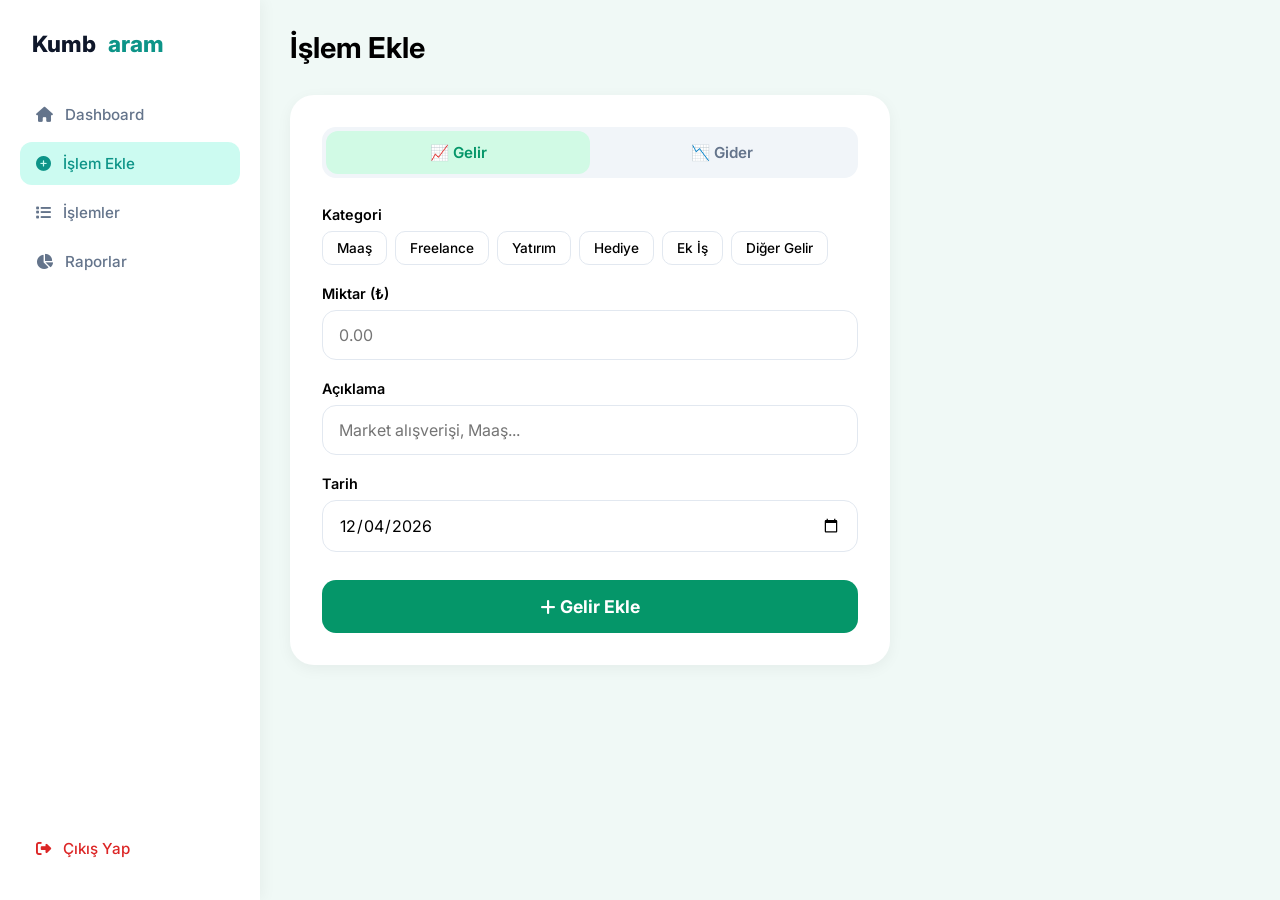
<file: islem-ekle.html>
<!DOCTYPE html>
<html lang="tr">
<head>
    <meta charset="UTF-8">
    <meta name="viewport" content="width=device-width, initial-scale=1.0">
    <title>İşlem Ekle - Kumbaram</title>
    
    <link rel="preconnect" href="https://fonts.googleapis.com">
    <link rel="preconnect" href="https://fonts.gstatic.com" crossorigin>
    <link href="https://fonts.googleapis.com/css2?family=Inter:wght@400;500;600;700;800;900&display=swap" rel="stylesheet">
    <link rel="stylesheet" href="https://cdnjs.cloudflare.com/ajax/libs/font-awesome/6.7.2/css/all.min.css">
    
    <style>
        :root {
            --primary: #0D9488;
            --primary-dark: #0F766E;
            --primary-light: #CCFBF1;
            --dark: #0F172A;
            --gray: #64748B;
            --light: #F8FAFC;
            --white: #FFFFFF;
            --font: "Inter", sans-serif;
        }

        * { margin: 0; padding: 0; box-sizing: border-box; }
        body { font-family: var(--font); background: #F0F9F6; display: flex; min-height: 100vh; }
        
        .sidebar {
            width: 260px;
            background: white;
            padding: 30px 20px;
            display: flex;
            flex-direction: column;
            gap: 6px;
            box-shadow: 2px 0 15px rgba(0,0,0,0.05);
            position: fixed;
            top: 0; left: 0; bottom: 0;
            z-index: 100;
        }
        
        .sidebar .logo {
            font-size: 1.4rem; font-weight: 800; color: var(--dark);
            text-decoration: none; margin-bottom: 30px; padding: 0 12px;
        }
        .sidebar .logo span { color: var(--primary); }
        
        .sidebar a {
            text-decoration: none; color: var(--gray); padding: 12px 16px;
            border-radius: 12px; font-weight: 500; display: flex;
            align-items: center; gap: 12px; transition: all 0.2s; font-size: 0.95rem;
        }
        .sidebar a:hover, .sidebar a.active { background: var(--primary-light); color: var(--primary); }
        .sidebar .logout { margin-top: auto; color: #DC2626; }
        
        .main { flex: 1; padding: 30px; margin-left: 260px; }
        
        .topbar { margin-bottom: 30px; }
        .topbar h1 { font-size: 1.8rem; font-weight: 700; }
        
        .form-card {
            background: white; padding: 32px; border-radius: 24px;
            max-width: 600px; box-shadow: 0 4px 15px rgba(0,0,0,0.05);
        }
        
        .form-tabs {
            display: flex; background: #F1F5F9; border-radius: 14px;
            padding: 4px; margin-bottom: 28px;
        }
        .form-tab {
            flex: 1; padding: 12px; text-align: center; border-radius: 12px;
            cursor: pointer; font-weight: 600; font-size: 0.95rem;
            border: none; font-family: var(--font); transition: all 0.2s;
            background: transparent; color: var(--gray);
        }
        .form-tab.active.income { background: #D1FAE5; color: #059669; }
        .form-tab.active.expense { background: #FEE2E2; color: #DC2626; }
        
        .form-group { margin-bottom: 20px; }
        .form-group label { display: block; font-weight: 600; margin-bottom: 8px; font-size: 0.9rem; }
        .form-group input, .form-group select {
            width: 100%; padding: 14px 16px; border: 1.5px solid #E2E8F0;
            border-radius: 14px; font-family: var(--font); font-size: 1rem;
            outline: none; transition: all 0.3s;
        }
        .form-group input:focus, .form-group select:focus {
            border-color: var(--primary); box-shadow: 0 0 0 3px rgba(13,148,136,0.1);
        }
        
        .category-tags { display: flex; flex-wrap: wrap; gap: 8px; }
        .category-tag {
            padding: 8px 14px; border-radius: 10px; font-size: 0.85rem;
            font-weight: 500; cursor: pointer; transition: all 0.2s;
            border: 1.5px solid #E2E8F0; background: white;
        }
        .category-tag.selected.income { background: #D1FAE5; border-color: #059669; color: #059669; }
        .category-tag.selected.expense { background: #FEE2E2; border-color: #DC2626; color: #DC2626; }
        
        .btn-submit {
            width: 100%; padding: 16px; border: none; border-radius: 14px;
            font-weight: 700; font-size: 1.1rem; cursor: pointer;
            font-family: var(--font); transition: all 0.3s; margin-top: 8px;
        }
        .btn-submit.income { background: #059669; color: white; }
        .btn-submit.income:hover { background: #047857; }
        .btn-submit.expense { background: #DC2626; color: white; }
        .btn-submit.expense:hover { background: #B91C1C; }

        @media (max-width: 768px) {
            .sidebar { display: none; }
            .main { margin-left: 0; padding: 20px; }
        }
    </style>
</head>
<body>
    <div class="sidebar">
        <a href="dashboard.html" class="logo">Kumb<span>aram</span></a>
        <a href="dashboard.html"><i class="fas fa-home"></i> Dashboard</a>
        <a href="islem-ekle.html" class="active"><i class="fas fa-plus-circle"></i> İşlem Ekle</a>
        <a href="islemler.html"><i class="fas fa-list"></i> İşlemler</a>
        <a href="raporlar.html"><i class="fas fa-chart-pie"></i> Raporlar</a>
        <a href="index.html" class="logout"><i class="fas fa-sign-out-alt"></i> Çıkış Yap</a>
    </div>
    
    <div class="main">
        <div class="topbar"><h1>İşlem Ekle</h1></div>
        
        <div class="form-card">
            <div class="form-tabs">
                <button class="form-tab active income" id="tabIncome" onclick="setTab('income')">📈 Gelir</button>
                <button class="form-tab expense" id="tabExpense" onclick="setTab('expense')">📉 Gider</button>
            </div>
            
            <div class="form-group">
                <label>Kategori</label>
                <div class="category-tags" id="categoryTags"></div>
            </div>
            
            <div class="form-group">
                <label>Miktar (₺)</label>
                <input type="number" id="miktar" placeholder="0.00">
            </div>
            
            <div class="form-group">
                <label>Açıklama</label>
                <input type="text" id="aciklama" placeholder="Market alışverişi, Maaş...">
            </div>
            
            <div class="form-group">
                <label>Tarih</label>
                <input type="date" id="tarih">
            </div>
            
            <button class="btn-submit income" id="btnSubmit" onclick="islemEkle()">
                <i class="fas fa-plus"></i> Gelir Ekle
            </button>
            <p id="mesaj" style="text-align:center;margin-top:12px;display:none;"></p>
        </div>
    </div>

    <script>
        let currentTab = 'income';
        let selectedCategory = '';
        
        const incomeCategories = ['Maaş', 'Freelance', 'Yatırım', 'Hediye', 'Ek İş', 'Diğer Gelir'];
        const expenseCategories = ['Market', 'Fatura', 'Ulaşım', 'Yemek', 'Eğlence', 'Sağlık', 'Giyim', 'Eğitim', 'Diğer Gider'];
        
        document.getElementById('tarih').value = new Date().toISOString().split('T')[0];

        function setTab(tab) {
            currentTab = tab;
            selectedCategory = '';
            
            const tabIncome = document.getElementById('tabIncome');
            const tabExpense = document.getElementById('tabExpense');
            const btnSubmit = document.getElementById('btnSubmit');
            
            if (tab === 'income') {
                tabIncome.className = 'form-tab active income';
                tabExpense.className = 'form-tab expense';
                btnSubmit.className = 'btn-submit income';
                btnSubmit.innerHTML = '<i class="fas fa-plus"></i> Gelir Ekle';
            } else {
                tabIncome.className = 'form-tab income';
                tabExpense.className = 'form-tab active expense';
                btnSubmit.className = 'btn-submit expense';
                btnSubmit.innerHTML = '<i class="fas fa-minus"></i> Gider Ekle';
            }
            
            renderCategories();
        }
        
        function renderCategories() {
            const categories = currentTab === 'income' ? incomeCategories : expenseCategories;
            const container = document.getElementById('categoryTags');
            const type = currentTab === 'income' ? 'income' : 'expense';
            
            container.innerHTML = categories.map(cat => 
                `<span class="category-tag ${cat === selectedCategory ? 'selected ' + type : ''}" onclick="selectCategory('${cat}')">${cat}</span>`
            ).join('');
        }
        
        function selectCategory(cat) {
            selectedCategory = cat;
            renderCategories();
        }
        
        function islemEkle() {
            const miktar = document.getElementById('miktar').value;
            const aciklama = document.getElementById('aciklama').value;
            const tarih = document.getElementById('tarih').value;
            const mesaj = document.getElementById('mesaj');
            
            if (!selectedCategory || !miktar || !aciklama) {
                mesaj.textContent = '⚠️ Lütfen tüm alanları doldurun!';
                mesaj.style.color = '#DC2626';
                mesaj.style.display = 'block';
                return;
            }
            
            const islem = {
                tur: currentTab === 'income' ? 'gelir' : 'gider',
                kategori: selectedCategory,
                miktar: parseFloat(miktar),
                aciklama: aciklama,
                tarih: tarih
            };
            
            let islemler = JSON.parse(localStorage.getItem('kumbaram_islemler') || '[]');
            islemler.push(islem);
            localStorage.setItem('kumbaram_islemler', JSON.stringify(islemler));
            
            mesaj.textContent = '✅ İşlem başarıyla kaydedildi!';
            mesaj.style.color = '#059669';
            mesaj.style.display = 'block';
            
            document.getElementById('miktar').value = '';
            document.getElementById('aciklama').value = '';
            selectedCategory = '';
            renderCategories();
            
            setTimeout(() => { mesaj.style.display = 'none'; }, 2000);
        }
        
        renderCategories();
    </script>
</body>
</html>
</file>
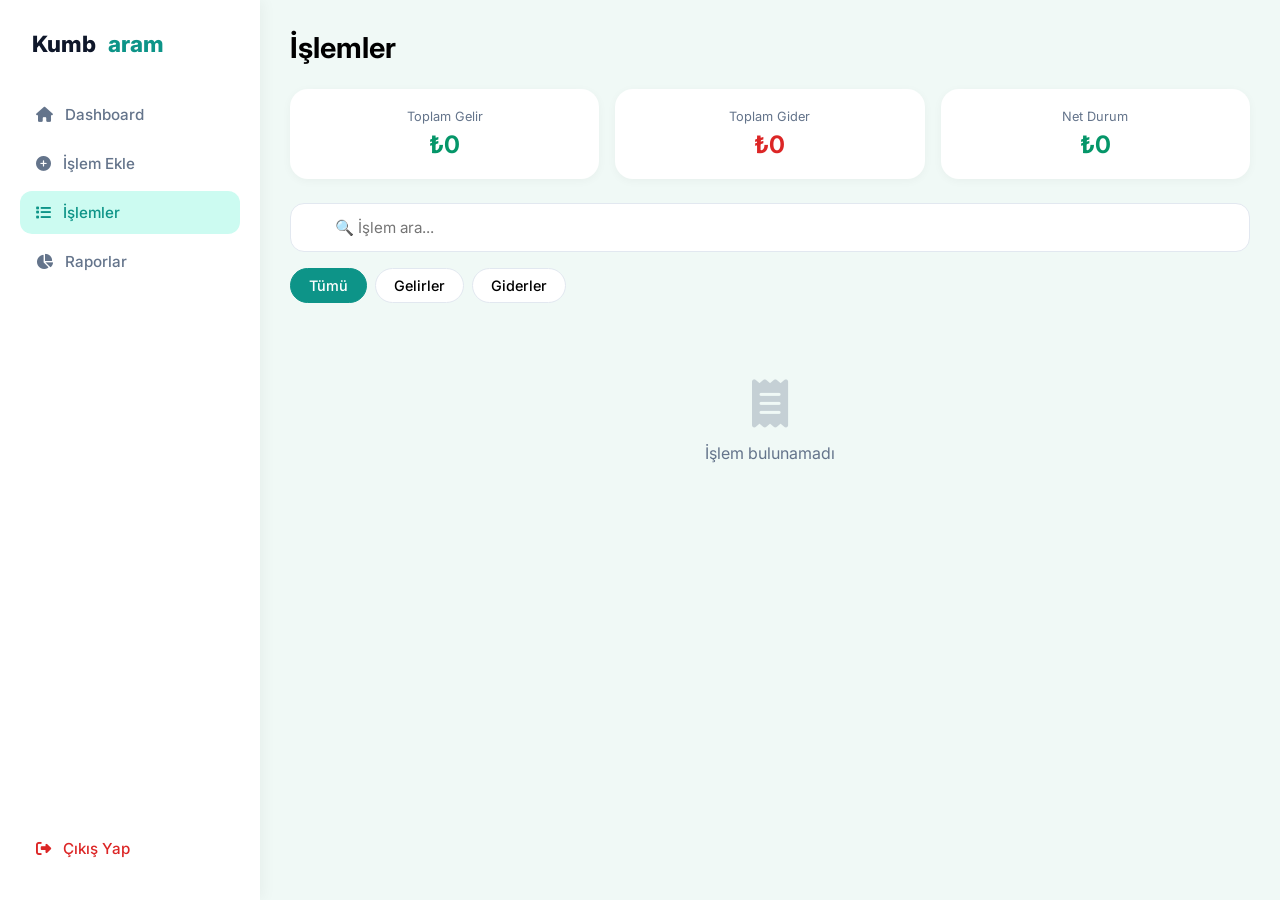
<file: islemler.html>
<!DOCTYPE html>
<html lang="tr">
<head>
    <meta charset="UTF-8">
    <meta name="viewport" content="width=device-width, initial-scale=1.0">
    <title>İşlemler - Kumbaram</title>
    
    <link rel="preconnect" href="https://fonts.googleapis.com">
    <link rel="preconnect" href="https://fonts.gstatic.com" crossorigin>
    <link href="https://fonts.googleapis.com/css2?family=Inter:wght@400;500;600;700;800;900&display=swap" rel="stylesheet">
    <link rel="stylesheet" href="https://cdnjs.cloudflare.com/ajax/libs/font-awesome/6.7.2/css/all.min.css">
    
    <style>
        :root {
            --primary: #0D9488;
            --primary-dark: #0F766E;
            --primary-light: #CCFBF1;
            --dark: #0F172A;
            --gray: #64748B;
            --light: #F8FAFC;
            --white: #FFFFFF;
            --font: "Inter", sans-serif;
        }

        * { margin: 0; padding: 0; box-sizing: border-box; }
        body { font-family: var(--font); background: #F0F9F6; display: flex; min-height: 100vh; }
        
        .sidebar {
            width: 260px; background: white; padding: 30px 20px;
            display: flex; flex-direction: column; gap: 6px;
            box-shadow: 2px 0 15px rgba(0,0,0,0.05);
            position: fixed; top: 0; left: 0; bottom: 0; z-index: 100;
        }
        .sidebar .logo {
            font-size: 1.4rem; font-weight: 800; color: var(--dark);
            text-decoration: none; margin-bottom: 30px; padding: 0 12px;
        }
        .sidebar .logo span { color: var(--primary); }
        .sidebar a {
            text-decoration: none; color: var(--gray); padding: 12px 16px;
            border-radius: 12px; font-weight: 500; display: flex;
            align-items: center; gap: 12px; transition: all 0.2s; font-size: 0.95rem;
        }
        .sidebar a:hover, .sidebar a.active { background: var(--primary-light); color: var(--primary); }
        .sidebar .logout { margin-top: auto; color: #DC2626; }
        
        .main { flex: 1; padding: 30px; margin-left: 260px; }
        .topbar { display: flex; justify-content: space-between; align-items: center; margin-bottom: 24px; }
        .topbar h1 { font-size: 1.8rem; font-weight: 700; }
        
        .summary-cards { display: flex; gap: 16px; margin-bottom: 24px; }
        .summary-card {
            flex: 1; background: white; padding: 20px; border-radius: 18px;
            text-align: center; box-shadow: 0 2px 10px rgba(0,0,0,0.04);
        }
        .summary-card .label { font-size: 0.8rem; color: var(--gray); margin-bottom: 6px; }
        .summary-card .value { font-size: 1.5rem; font-weight: 700; }
        .summary-card .value.green { color: #059669; }
        .summary-card .value.red { color: #DC2626; }
        
        .filters { display: flex; gap: 8px; margin-bottom: 16px; }
        .filter-btn {
            padding: 8px 18px; border-radius: 20px; border: 1.5px solid #E2E8F0;
            background: white; cursor: pointer; font-weight: 500; font-size: 0.9rem;
            font-family: var(--font); transition: all 0.2s;
        }
        .filter-btn.active { background: var(--primary); color: white; border-color: var(--primary); }
        
        .search-box {
            width: 100%; padding: 14px 16px 14px 44px;
            border: 1.5px solid #E2E8F0; border-radius: 14px;
            font-family: var(--font); font-size: 0.95rem; outline: none;
            margin-bottom: 16px; background: white;
        }
        .search-box:focus { border-color: var(--primary); }
        
        .transaction {
            background: white; padding: 16px; border-radius: 16px;
            display: flex; align-items: center; gap: 14px; margin-bottom: 8px;
            transition: all 0.2s; cursor: pointer;
        }
        .transaction:hover { box-shadow: 0 4px 15px rgba(0,0,0,0.05); }
        .tx-icon {
            width: 44px; height: 44px; border-radius: 12px;
            display: flex; align-items: center; justify-content: center; font-size: 18px;
        }
        .tx-icon.red { background: #FEE2E2; color: #DC2626; }
        .tx-icon.green { background: #D1FAE5; color: #059669; }
        .tx-info { flex: 1; }
        .tx-info strong { display: block; font-size: 0.95rem; }
        .tx-info span { font-size: 0.8rem; color: #94A3B8; }
        .tx-amount { font-weight: 700; font-size: 0.95rem; }
        .tx-amount.red { color: #DC2626; }
        .tx-amount.green { color: #059669; }
        .tx-delete {
            color: #94A3B8; cursor: pointer; padding: 6px;
            border-radius: 8px; transition: all 0.2s;
        }
        .tx-delete:hover { color: #DC2626; background: #FEE2E2; }
        
        .empty-state {
            text-align: center; padding: 60px 20px; color: var(--gray);
        }
        .empty-state i { font-size: 48px; margin-bottom: 16px; opacity: 0.3; }

        @media (max-width: 768px) {
            .sidebar { display: none; }
            .main { margin-left: 0; padding: 20px; }
            .summary-cards { flex-direction: column; }
        }
    </style>
</head>
<body>
    <div class="sidebar">
        <a href="dashboard.html" class="logo">Kumb<span>aram</span></a>
        <a href="dashboard.html"><i class="fas fa-home"></i> Dashboard</a>
        <a href="islem-ekle.html"><i class="fas fa-plus-circle"></i> İşlem Ekle</a>
        <a href="islemler.html" class="active"><i class="fas fa-list"></i> İşlemler</a>
        <a href="raporlar.html"><i class="fas fa-chart-pie"></i> Raporlar</a>
        <a href="index.html" class="logout"><i class="fas fa-sign-out-alt"></i> Çıkış Yap</a>
    </div>
    
    <div class="main">
        <div class="topbar"><h1>İşlemler</h1></div>
        
        <div class="summary-cards">
            <div class="summary-card">
                <div class="label">Toplam Gelir</div>
                <div class="value green" id="toplamGelir">₺0</div>
            </div>
            <div class="summary-card">
                <div class="label">Toplam Gider</div>
                <div class="value red" id="toplamGider">₺0</div>
            </div>
            <div class="summary-card">
                <div class="label">Net Durum</div>
                <div class="value" id="netDurum">₺0</div>
            </div>
        </div>
        
        <input type="text" class="search-box" placeholder="🔍 İşlem ara..." id="searchInput" oninput="renderIslemler()">
        
        <div class="filters">
            <button class="filter-btn active" onclick="setFilter('all', this)">Tümü</button>
            <button class="filter-btn" onclick="setFilter('gelir', this)">Gelirler</button>
            <button class="filter-btn" onclick="setFilter('gider', this)">Giderler</button>
        </div>
        
        <div id="islemListesi"></div>
    </div>

    <script>
        let currentFilter = 'all';
        
        function getIslemler() {
            return JSON.parse(localStorage.getItem('kumbaram_islemler') || '[]').reverse();
        }
        
        function setFilter(filter, btn) {
            currentFilter = filter;
            document.querySelectorAll('.filter-btn').forEach(b => b.classList.remove('active'));
            btn.classList.add('active');
            renderIslemler();
        }
        
        function islemSil(index) {
            if (confirm('Bu işlemi silmek istediğinize emin misiniz?')) {
                let islemler = JSON.parse(localStorage.getItem('kumbaram_islemler') || '[]');
                islemler = islemler.reverse();
                islemler.splice(index, 1);
                localStorage.setItem('kumbaram_islemler', JSON.stringify(islemler.reverse()));
                renderIslemler();
            }
        }
        
        function renderIslemler() {
            const islemler = getIslemler();
            const search = document.getElementById('searchInput').value.toLowerCase();
            
            let filtered = islemler;
            if (currentFilter === 'gelir') filtered = islemler.filter(i => i.tur === 'gelir');
            if (currentFilter === 'gider') filtered = islemler.filter(i => i.tur === 'gider');
            if (search) filtered = filtered.filter(i => i.aciklama.toLowerCase().includes(search) || i.kategori.toLowerCase().includes(search));
            
            let toplamGelir = islemler.filter(i => i.tur === 'gelir').reduce((sum, i) => sum + i.miktar, 0);
            let toplamGider = islemler.filter(i => i.tur === 'gider').reduce((sum, i) => sum + i.miktar, 0);
            
            document.getElementById('toplamGelir').textContent = '₺' + toplamGelir.toLocaleString('tr-TR');
            document.getElementById('toplamGider').textContent = '₺' + toplamGider.toLocaleString('tr-TR');
            document.getElementById('netDurum').textContent = '₺' + (toplamGelir - toplamGider).toLocaleString('tr-TR');
            document.getElementById('netDurum').className = 'value ' + ((toplamGelir - toplamGider) >= 0 ? 'green' : 'red');
            
            const container = document.getElementById('islemListesi');
            
            if (filtered.length === 0) {
                container.innerHTML = `<div class="empty-state"><i class="fas fa-receipt"></i><p>İşlem bulunamadı</p></div>`;
                return;
            }
            
            container.innerHTML = filtered.map((islem, i) => {
                const isGelir = islem.tur === 'gelir';
                const emoji = {
                    'Maaş': '💼', 'Freelance': '💻', 'Yatırım': '📈', 'Hediye': '🎁', 'Ek İş': '🔧',
                    'Market': '🛒', 'Fatura': '⚡', 'Ulaşım': '🚌', 'Yemek': '🍽️', 'Eğlence': '🎬',
                    'Sağlık': '🏥', 'Giyim': '👕', 'Eğitim': '📚'
                };
                
                return `
                    <div class="transaction">
                        <div class="tx-icon ${isGelir ? 'green' : 'red'}">${emoji[islem.kategori] || '📌'}</div>
                        <div class="tx-info">
                            <strong>${islem.aciklama}</strong>
                            <span>${islem.kategori} • ${islem.tarih}</span>
                        </div>
                        <div class="tx-amount ${isGelir ? 'green' : 'red'}">${isGelir ? '+' : '-'}₺${islem.miktar.toLocaleString('tr-TR')}</div>
                        <div class="tx-delete" onclick="islemSil(${i})"><i class="fas fa-trash-alt"></i></div>
                    </div>
                `;
            }).join('');
        }
        
        renderIslemler();
    </script>
</body>
</html>
</file>
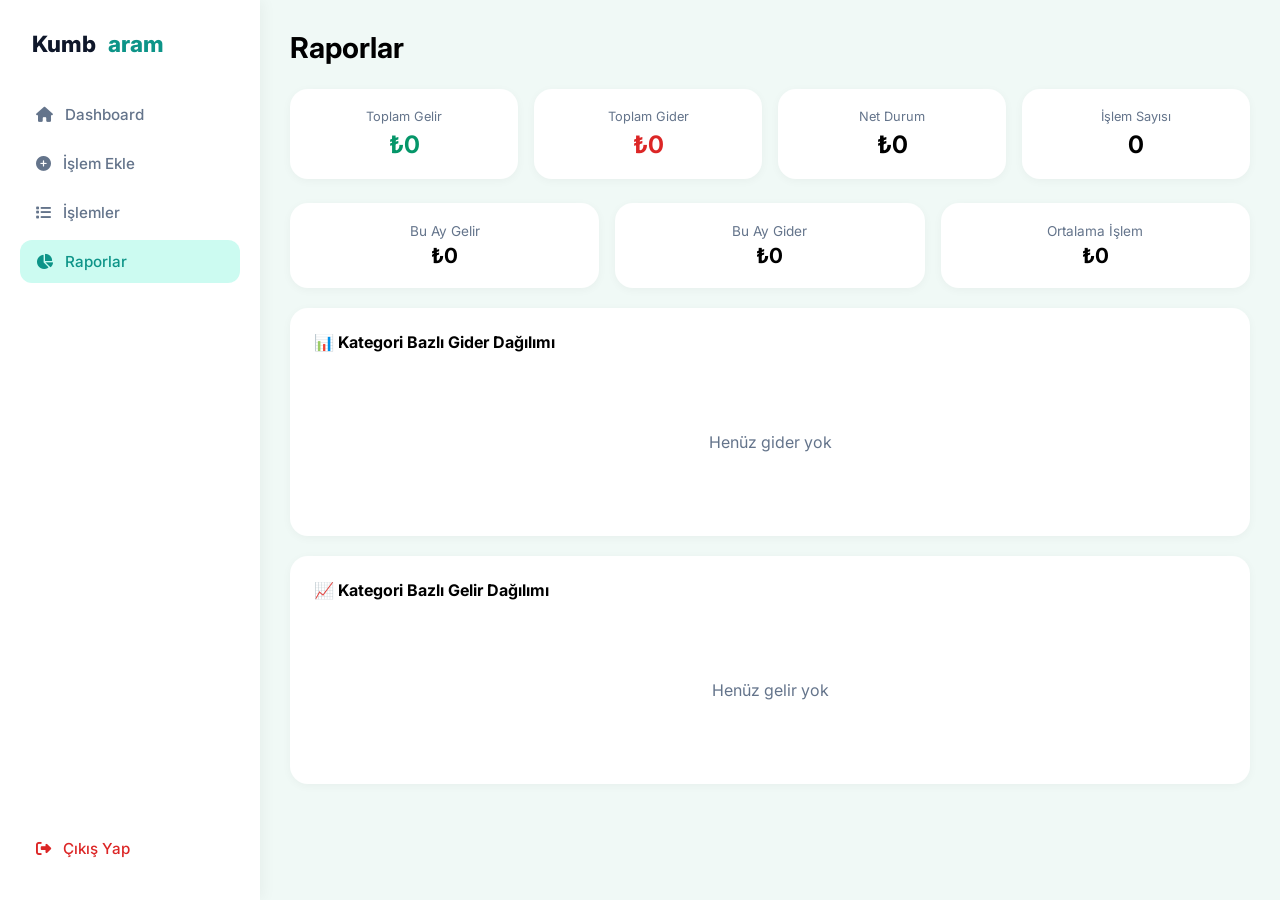
<file: raporlar.html>
<!DOCTYPE html>
<html lang="tr">
<head>
    <meta charset="UTF-8">
    <meta name="viewport" content="width=device-width, initial-scale=1.0">
    <title>Raporlar - Kumbaram</title>
    
    <link rel="preconnect" href="https://fonts.googleapis.com">
    <link rel="preconnect" href="https://fonts.gstatic.com" crossorigin>
    <link href="https://fonts.googleapis.com/css2?family=Inter:wght@400;500;600;700;800;900&display=swap" rel="stylesheet">
    <link rel="stylesheet" href="https://cdnjs.cloudflare.com/ajax/libs/font-awesome/6.7.2/css/all.min.css">
    
    <style>
        :root {
            --primary: #0D9488;
            --primary-dark: #0F766E;
            --primary-light: #CCFBF1;
            --dark: #0F172A;
            --gray: #64748B;
            --light: #F8FAFC;
            --white: #FFFFFF;
            --font: "Inter", sans-serif;
        }

        * { margin: 0; padding: 0; box-sizing: border-box; }
        body { font-family: var(--font); background: #F0F9F6; display: flex; min-height: 100vh; }
        
        .sidebar {
            width: 260px; background: white; padding: 30px 20px;
            display: flex; flex-direction: column; gap: 6px;
            box-shadow: 2px 0 15px rgba(0,0,0,0.05);
            position: fixed; top: 0; left: 0; bottom: 0; z-index: 100;
        }
        .sidebar .logo {
            font-size: 1.4rem; font-weight: 800; color: var(--dark);
            text-decoration: none; margin-bottom: 30px; padding: 0 12px;
        }
        .sidebar .logo span { color: var(--primary); }
        .sidebar a {
            text-decoration: none; color: var(--gray); padding: 12px 16px;
            border-radius: 12px; font-weight: 500; display: flex;
            align-items: center; gap: 12px; transition: all 0.2s; font-size: 0.95rem;
        }
        .sidebar a:hover, .sidebar a.active { background: var(--primary-light); color: var(--primary); }
        .sidebar .logout { margin-top: auto; color: #DC2626; }
        
        .main { flex: 1; padding: 30px; margin-left: 260px; }
        .topbar { margin-bottom: 24px; }
        .topbar h1 { font-size: 1.8rem; font-weight: 700; }
        
        .summary-cards { display: flex; gap: 16px; margin-bottom: 24px; }
        .summary-card {
            flex: 1; background: white; padding: 20px; border-radius: 18px;
            text-align: center; box-shadow: 0 2px 10px rgba(0,0,0,0.04);
        }
        .summary-card .label { font-size: 0.8rem; color: var(--gray); margin-bottom: 6px; }
        .summary-card .value { font-size: 1.5rem; font-weight: 700; }
        .summary-card .value.green { color: #059669; }
        .summary-card .value.red { color: #DC2626; }
        
        .chart-card {
            background: white; padding: 24px; border-radius: 18px;
            margin-bottom: 20px; box-shadow: 0 2px 10px rgba(0,0,0,0.04);
        }
        .chart-card h3 { font-size: 1rem; margin-bottom: 20px; }
        
        .bar-item { display: flex; align-items: center; gap: 12px; margin-bottom: 14px; }
        .bar-label { width: 90px; font-weight: 500; font-size: 0.9rem; }
        .bar-track { flex: 1; height: 12px; background: #E2E8F0; border-radius: 10px; overflow: hidden; }
        .bar-fill { height: 100%; border-radius: 10px; transition: width 1s ease; }
        .bar-value { width: 80px; text-align: right; font-weight: 600; font-size: 0.9rem; }
        
        .karsilastirma { display: flex; gap: 16px; margin-bottom: 20px; }
        .karsi-card {
            flex: 1; background: white; padding: 20px; border-radius: 18px;
            text-align: center; box-shadow: 0 2px 10px rgba(0,0,0,0.04);
        }
        .karsi-card .ay { font-size: 0.85rem; color: var(--gray); margin-bottom: 4px; }
        .karsi-card .tutar { font-size: 1.3rem; font-weight: 700; }
        
        .empty-state { text-align: center; padding: 60px 20px; color: var(--gray); }
        .empty-state i { font-size: 48px; margin-bottom: 16px; opacity: 0.3; }

        @media (max-width: 768px) {
            .sidebar { display: none; }
            .main { margin-left: 0; padding: 20px; }
            .summary-cards, .karsilastirma { flex-direction: column; }
        }
    </style>
</head>
<body>
    <div class="sidebar">
        <a href="dashboard.html" class="logo">Kumb<span>aram</span></a>
        <a href="dashboard.html"><i class="fas fa-home"></i> Dashboard</a>
        <a href="islem-ekle.html"><i class="fas fa-plus-circle"></i> İşlem Ekle</a>
        <a href="islemler.html"><i class="fas fa-list"></i> İşlemler</a>
        <a href="raporlar.html" class="active"><i class="fas fa-chart-pie"></i> Raporlar</a>
        <a href="index.html" class="logout"><i class="fas fa-sign-out-alt"></i> Çıkış Yap</a>
    </div>
    
    <div class="main">
        <div class="topbar"><h1>Raporlar</h1></div>
        
        <div class="summary-cards">
            <div class="summary-card">
                <div class="label">Toplam Gelir</div>
                <div class="value green" id="toplamGelir">₺0</div>
            </div>
            <div class="summary-card">
                <div class="label">Toplam Gider</div>
                <div class="value red" id="toplamGider">₺0</div>
            </div>
            <div class="summary-card">
                <div class="label">Net Durum</div>
                <div class="value" id="netDurum">₺0</div>
            </div>
            <div class="summary-card">
                <div class="label">İşlem Sayısı</div>
                <div class="value" id="islemSayisi">0</div>
            </div>
        </div>
        
        <div class="karsilastirma">
            <div class="karsi-card">
                <div class="ay">Bu Ay Gelir</div>
                <div class="tutar green" id="buAyGelir">₺0</div>
            </div>
            <div class="karsi-card">
                <div class="ay">Bu Ay Gider</div>
                <div class="tutar red" id="buAyGider">₺0</div>
            </div>
            <div class="karsi-card">
                <div class="ay">Ortalama İşlem</div>
                <div class="tutar" id="ortalama">₺0</div>
            </div>
        </div>
        
        <div class="chart-card">
            <h3>📊 Kategori Bazlı Gider Dağılımı</h3>
            <div id="kategoriChart"></div>
        </div>
        
        <div class="chart-card">
            <h3>📈 Kategori Bazlı Gelir Dağılımı</h3>
            <div id="gelirChart"></div>
        </div>
    </div>

    <script>
        const renkler = ['#0D9488', '#DC2626', '#F59E0B', '#6366F1', '#EC4899', '#14B8A6', '#F97316', '#8B5CF6'];
        
        function getIslemler() {
            return JSON.parse(localStorage.getItem('kumbaram_islemler') || '[]');
        }
        
        function renderRaporlar() {
            const islemler = getIslemler();
            const suan = new Date();
            const buAy = `${suan.getFullYear()}-${String(suan.getMonth()+1).padStart(2,'0')}`;
            
            const toplamGelir = islemler.filter(i => i.tur === 'gelir').reduce((s, i) => s + i.miktar, 0);
            const toplamGider = islemler.filter(i => i.tur === 'gider').reduce((s, i) => s + i.miktar, 0);
            
            document.getElementById('toplamGelir').textContent = '₺' + toplamGelir.toLocaleString('tr-TR');
            document.getElementById('toplamGider').textContent = '₺' + toplamGider.toLocaleString('tr-TR');
            document.getElementById('netDurum').textContent = '₺' + (toplamGelir - toplamGider).toLocaleString('tr-TR');
            document.getElementById('islemSayisi').textContent = islemler.length;
            
            const buAyIslemler = islemler.filter(i => i.tarih.startsWith(buAy));
            document.getElementById('buAyGelir').textContent = '₺' + buAyIslemler.filter(i => i.tur === 'gelir').reduce((s, i) => s + i.miktar, 0).toLocaleString('tr-TR');
            document.getElementById('buAyGider').textContent = '₺' + buAyIslemler.filter(i => i.tur === 'gider').reduce((s, i) => s + i.miktar, 0).toLocaleString('tr-TR');
            document.getElementById('ortalama').textContent = '₺' + (islemler.length > 0 ? ((toplamGelir + toplamGider) / islemler.length).toFixed(0) : 0);
            
            // Kategori bazlı gider
            const giderKategori = {};
            islemler.filter(i => i.tur === 'gider').forEach(i => {
                giderKategori[i.kategori] = (giderKategori[i.kategori] || 0) + i.miktar;
            });
            
            const maxGider = Math.max(...Object.values(giderKategori), 1);
            document.getElementById('kategoriChart').innerHTML = Object.entries(giderKategori).length > 0
                ? Object.entries(giderKategori).sort((a,b) => b[1]-a[1]).map(([k, v], i) => `
                    <div class="bar-item">
                        <div class="bar-label">${k}</div>
                        <div class="bar-track"><div class="bar-fill" style="width:${(v/maxGider*100)}%;background:${renkler[i%renkler.length]};"></div></div>
                        <div class="bar-value">₺${v.toLocaleString('tr-TR')}</div>
                    </div>
                `).join('')
                : '<div class="empty-state"><p>Henüz gider yok</p></div>';
            
            // Kategori bazlı gelir
            const gelirKategori = {};
            islemler.filter(i => i.tur === 'gelir').forEach(i => {
                gelirKategori[i.kategori] = (gelirKategori[i.kategori] || 0) + i.miktar;
            });
            
            const maxGelir = Math.max(...Object.values(gelirKategori), 1);
            document.getElementById('gelirChart').innerHTML = Object.entries(gelirKategori).length > 0
                ? Object.entries(gelirKategori).sort((a,b) => b[1]-a[1]).map(([k, v], i) => `
                    <div class="bar-item">
                        <div class="bar-label">${k}</div>
                        <div class="bar-track"><div class="bar-fill" style="width:${(v/maxGelir*100)}%;background:${renkler[i%renkler.length]};"></div></div>
                        <div class="bar-value">₺${v.toLocaleString('tr-TR')}</div>
                    </div>
                `).join('')
                : '<div class="empty-state"><p>Henüz gelir yok</p></div>';
        }
        
        renderRaporlar();
    </script>
</body>
</html>
</file>
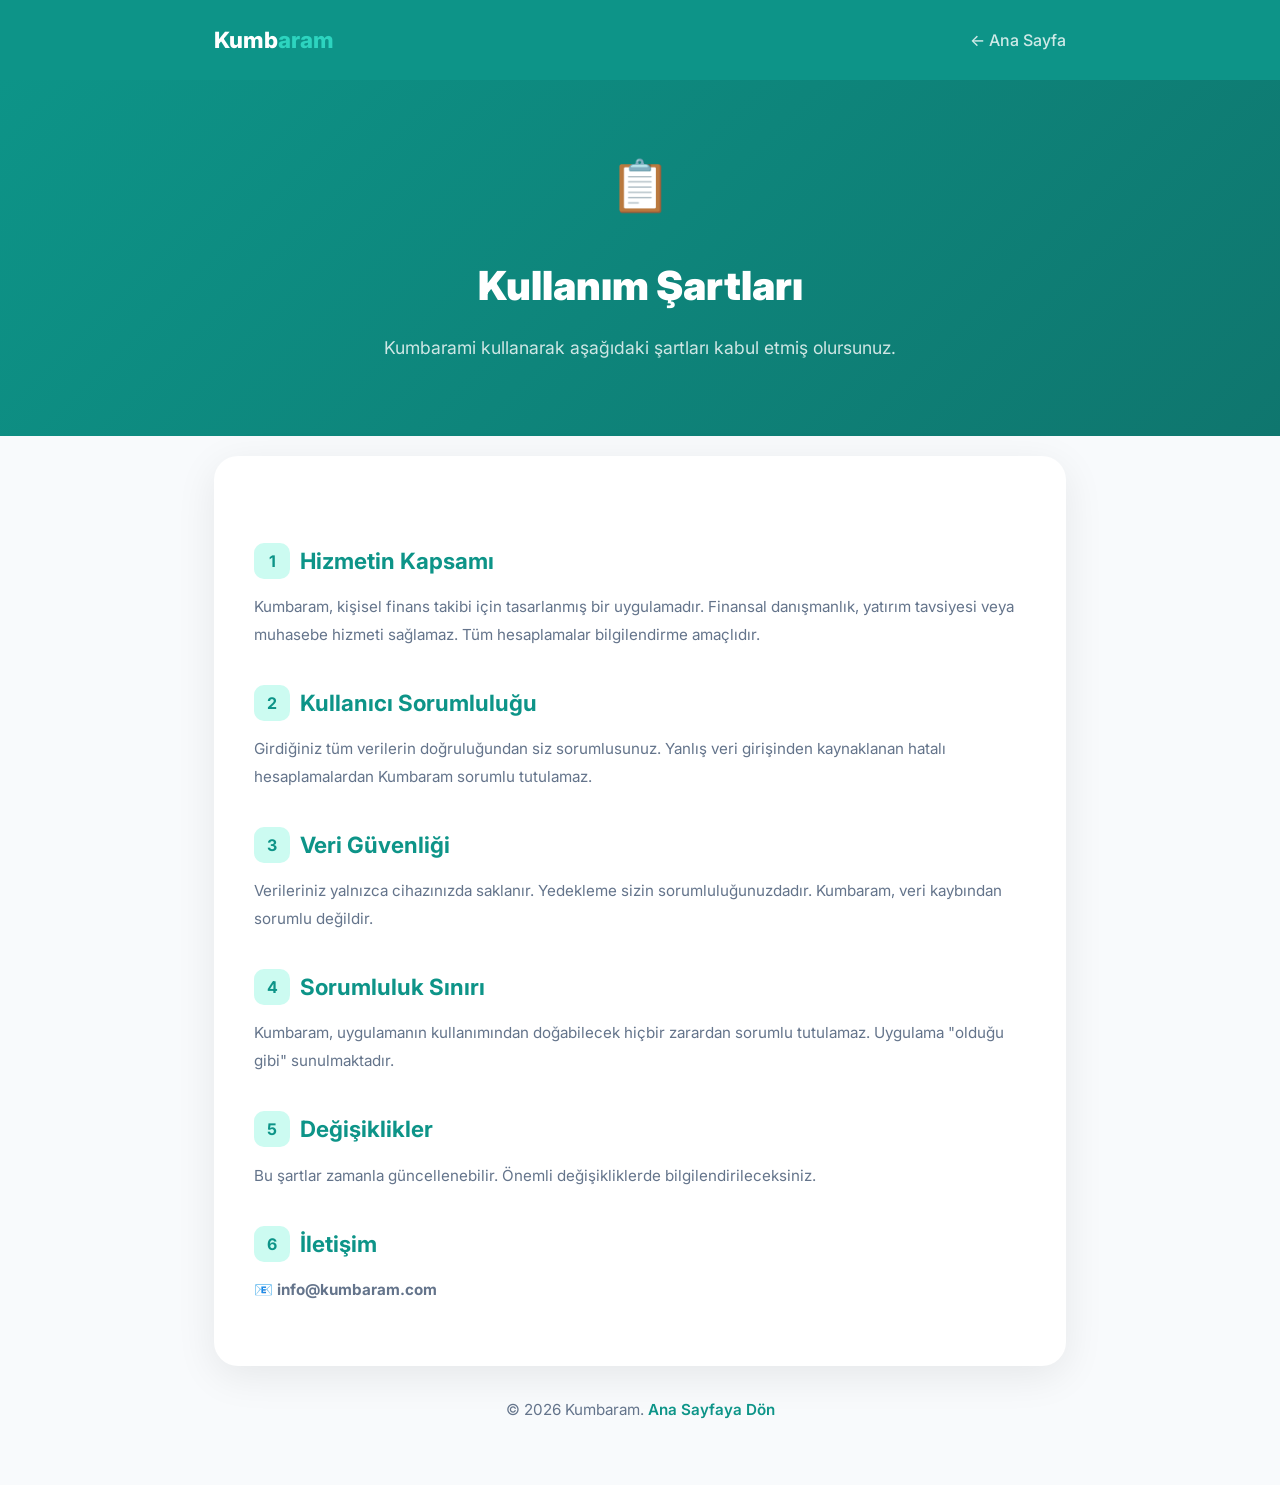
<file: sartlar.html>
<!DOCTYPE html>
<html lang="tr">
<head>
    <meta charset="UTF-8">
    <meta name="viewport" content="width=device-width, initial-scale=1.0">
    <title>Kullanım Şartları - Kumbaram</title>
    <link rel="preconnect" href="https://fonts.googleapis.com">
    <link rel="preconnect" href="https://fonts.gstatic.com" crossorigin>
    <link href="https://fonts.googleapis.com/css2?family=Inter:wght@400;500;600;700;800;900&display=swap" rel="stylesheet">


<link rel="icon" type="image/svg+xml" href="data:image/svg+xml,%3Csvg xmlns='http://www.w3.org/2000/svg' viewBox='0 0 100 100'%3E%3Crect width='100' height='100' rx='20' fill='%230D9488'/%3E%3Ctext y='.75em' x='50' text-anchor='middle' font-size='65'%3E💰%3C/text%3E%3C/svg%3E">
    <style>
        :root {
            --primary: #0D9488;
            --primary-light: #CCFBF1;
            --dark: #0F172A;
            --gray: #64748B;
            --white: #FFFFFF;
            --font: "Inter", sans-serif;
        }
        * { margin: 0; padding: 0; box-sizing: border-box; }
        body { font-family: var(--font); background: #F8FAFC; color: var(--dark); line-height: 1.8; }
        
        .header { background: var(--primary); padding: 20px 0; position: sticky; top: 0; z-index: 100; }
        .header .container { max-width: 900px; margin: 0 auto; padding: 0 24px; display: flex; align-items: center; justify-content: space-between; }
        .logo { font-size: 1.4rem; font-weight: 800; color: white; text-decoration: none; }
        .logo span { color: #2DD4BF; }
        .back-link { color: rgba(255,255,255,0.8); text-decoration: none; font-weight: 500; }
        .back-link:hover { color: white; }

        .container { max-width: 900px; margin: 0 auto; padding: 50px 24px; }
        
        .hero { background: linear-gradient(135deg, var(--primary), #0F766E); color: white; padding: 60px 24px; text-align: center; }
        .hero h1 { font-size: 2.5rem; font-weight: 900; margin-bottom: 10px; }
        .hero p { color: rgba(255,255,255,0.8); font-size: 1.1rem; }
        .hero .icon { font-size: 50px; margin-bottom: 20px; }

        .content { background: white; border-radius: 24px; padding: 50px 40px; margin-top: -30px; box-shadow: 0 10px 40px rgba(0,0,0,0.08); }
        
        h2 { font-size: 1.4rem; margin: 35px 0 12px; color: var(--primary); display: flex; align-items: center; gap: 10px; }
        h2 .num { background: var(--primary-light); color: var(--primary); width: 36px; height: 36px; border-radius: 10px; display: flex; align-items: center; justify-content: center; font-size: 1rem; font-weight: 700; flex-shrink: 0; }
        
        p { color: var(--gray); margin-bottom: 12px; font-size: 0.95rem; }
        
        .footer-note { text-align: center; color: var(--gray); font-size: 0.85rem; margin-top: 30px; }
        .footer-note a { color: var(--primary); text-decoration: none; font-weight: 600; }

        @media (max-width: 600px) {
            .content { padding: 30px 20px; }
            .hero h1 { font-size: 1.8rem; }
        }
    </style>
</head>
<body>
    <header class="header">
        <div class="container">
            <a href="index.html" class="logo">Kumb<span>aram</span></a>
            <a href="index.html" class="back-link">← Ana Sayfa</a>
        </div>
    </header>

    <section class="hero">
        <div class="icon">📋</div>
        <h1>Kullanım Şartları</h1>
        <p>Kumbarami kullanarak aşağıdaki şartları kabul etmiş olursunuz.</p>
    </section>

    <div class="container">
        <div class="content">
            <h2><span class="num">1</span> Hizmetin Kapsamı</h2>
            <p>Kumbaram, kişisel finans takibi için tasarlanmış bir uygulamadır. Finansal danışmanlık, yatırım tavsiyesi veya muhasebe hizmeti sağlamaz. Tüm hesaplamalar bilgilendirme amaçlıdır.</p>

            <h2><span class="num">2</span> Kullanıcı Sorumluluğu</h2>
            <p>Girdiğiniz tüm verilerin doğruluğundan siz sorumlusunuz. Yanlış veri girişinden kaynaklanan hatalı hesaplamalardan Kumbaram sorumlu tutulamaz.</p>

            <h2><span class="num">3</span> Veri Güvenliği</h2>
            <p>Verileriniz yalnızca cihazınızda saklanır. Yedekleme sizin sorumluluğunuzdadır. Kumbaram, veri kaybından sorumlu değildir.</p>

            <h2><span class="num">4</span> Sorumluluk Sınırı</h2>
            <p>Kumbaram, uygulamanın kullanımından doğabilecek hiçbir zarardan sorumlu tutulamaz. Uygulama "olduğu gibi" sunulmaktadır.</p>

            <h2><span class="num">5</span> Değişiklikler</h2>
            <p>Bu şartlar zamanla güncellenebilir. Önemli değişikliklerde bilgilendirileceksiniz.</p>

            <h2><span class="num">6</span> İletişim</h2>
            <p>📧 <strong>info@kumbaram.com</strong></p>
        </div>
        
        <div class="footer-note">
            <p>© 2026 Kumbaram. <a href="index.html">Ana Sayfaya Dön</a></p>
        </div>
    </div>
</body>
</html>
</file>
